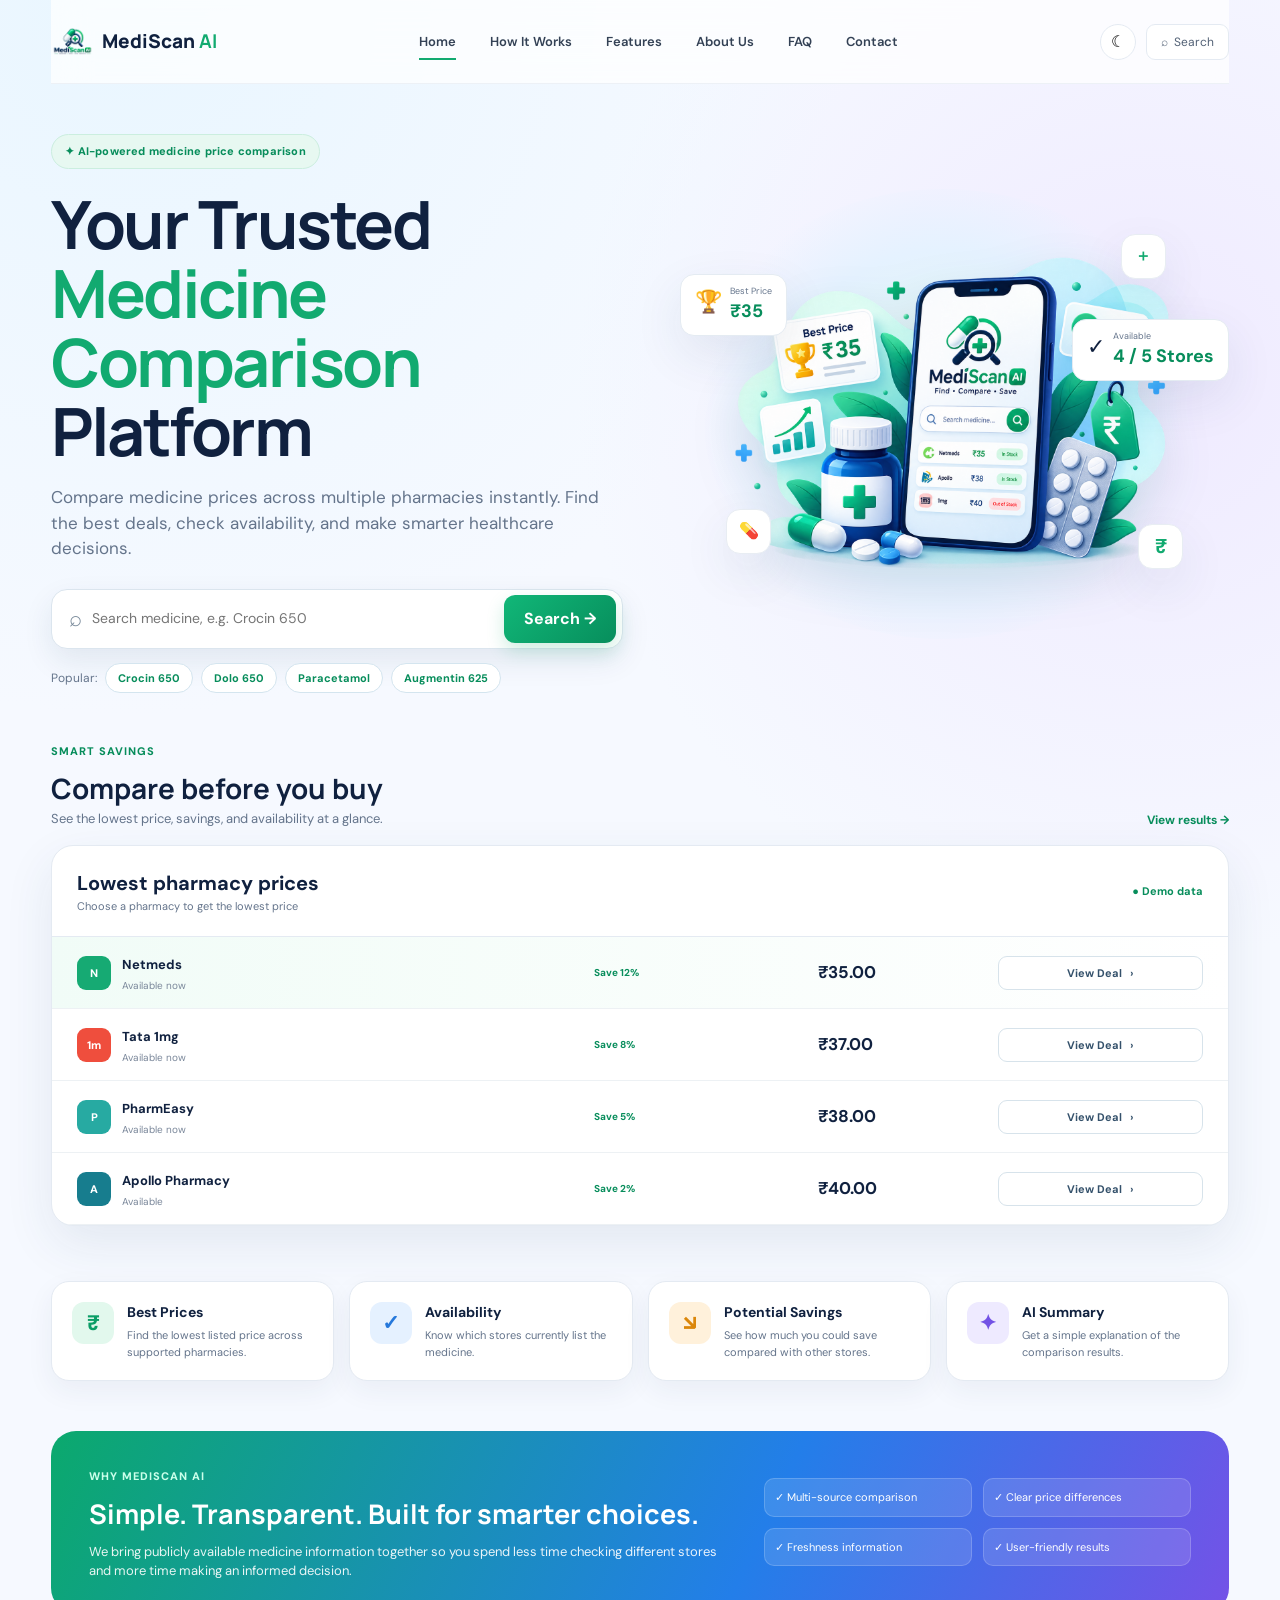
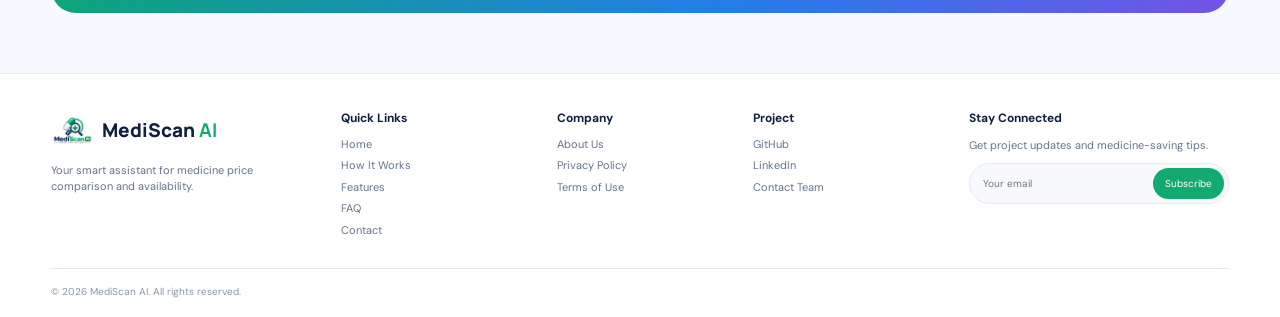
<file: frontend/index.html>
<!DOCTYPE html>
<html lang="en">
<head>
    <meta charset="UTF-8">
    <meta name="viewport" content="width=device-width, initial-scale=1.0">
    <title>MediScan AI — Smart Medicine Comparison</title>
    <link rel="stylesheet" href="style.css">
</head>
<body>
    <div class="site-shell">
        <header class="navbar container">
            <a class="brand" href="index.html">
                <img src="assets/mediscan-logo.png" alt="MediScan AI">
                <span>MediScan <b>AI</b></span>
            </a>

            <nav class="nav-links" aria-label="Primary navigation">
            <a class="active" href="index.html">Home</a>
            <a class="" href="how-it-works.html">How It Works</a>
            <a class="" href="features.html">Features</a>
            <a class="" href="about.html">About Us</a>
            <a class="" href="faq.html">FAQ</a>
            <a class="" href="contact.html">Contact</a>
            </nav>

            <div class="nav-actions">
                <button class="icon-btn" id="theme-toggle" type="button" aria-label="Toggle dark mode">☾</button>
                <a class="nav-search" href="index.html#search" aria-label="Search medicine">⌕ <span>Search</span></a>
            </div>
        </header>

        <main>
            <section class="hero container">
                <div class="hero-content">
                    <div class="eyebrow">✦ AI-powered medicine price comparison</div>
                    <h1>Your Trusted <span>Medicine Comparison</span> Platform</h1>
                    <p>Compare medicine prices across multiple pharmacies instantly. Find the best deals, check availability, and make smarter healthcare decisions.</p>

                    <form class="hero-search" id="medicine-search">
                        <span>⌕</span>
                        <input id="medicine-input" type="search" placeholder="Search medicine, e.g. Crocin 650" autocomplete="off" required>
                        <button type="submit">Search <span>→</span></button>
                    </form>

                    <div class="popular-row">
                        <span>Popular:</span>
                        <button class="search-chip" type="button" data-medicine="Crocin 650">Crocin 650</button>
                        <button class="search-chip" type="button" data-medicine="Dolo 650">Dolo 650</button>
                        <button class="search-chip" type="button" data-medicine="Paracetamol">Paracetamol</button>
                        <button class="search-chip" type="button" data-medicine="Augmentin 625">Augmentin 625</button>
                    </div>
                </div>

                <div class="hero-visual" aria-hidden="true">
                    <div class="floating-price float-one">
                        <span>🏆</span>
                        <small>Best Price</small>
                        <strong>₹35</strong>
                    </div>
                    <div class="floating-price float-two">
                        <span>✓</span>
                        <small>Available</small>
                        <strong>4 / 5 Stores</strong>
                    </div>
                    <div class="medicine-orb">
                        <img src="assets/mediscan-hero.png" alt="Medicine comparison illustration">
                    </div>
                    <div class="floating-pill pill-one">💊</div>
                    <div class="floating-pill pill-two">＋</div>
                    <div class="floating-pill pill-three">₹</div>
                </div>
            </section>

            <section class="container comparison-preview" id="search">
                <div class="section-heading">
                    <div>
                        <span class="section-kicker">SMART SAVINGS</span>
                        <h2>Compare before you buy</h2>
                        <p>See the lowest price, savings, and availability at a glance.</p>
                    </div>
                    <a class="text-link" href="results.html?medicine=Crocin%20650">View results →</a>
                </div>

                <div class="pharmacy-preview">
                    <div class="preview-title">
                        <div>
                            <h3>Lowest pharmacy prices</h3>
                            <p>Choose a pharmacy to get the lowest price</p>
                        </div>
                        <span class="live-dot">● Demo data</span>
                    </div>

                    <div class="price-list">
                        <div class="price-row best">
                            <div class="store">
                                <span class="store-logo netmeds">N</span>
                                <div>
                                    <strong>Netmeds</strong>
                                    <small>Available now</small>
                                </div>
                            </div>
                            <span class="save">Save 12%</span>
                            <strong class="row-price">₹35.00</strong>
                            <a href="results.html?medicine=Crocin%20650" class="buy-btn">View Deal <span>›</span></a>
                        </div>

                        <div class="price-row">
                            <div class="store">
                                <span class="store-logo tata">1m</span>
                                <div>
                                    <strong>Tata 1mg</strong>
                                    <small>Available now</small>
                                </div>
                            </div>
                            <span class="save">Save 8%</span>
                            <strong class="row-price">₹37.00</strong>
                            <a href="results.html?medicine=Crocin%20650" class="buy-btn">View Deal <span>›</span></a>
                        </div>

                        <div class="price-row">
                            <div class="store">
                                <span class="store-logo pharm">P</span>
                                <div>
                                    <strong>PharmEasy</strong>
                                    <small>Available now</small>
                                </div>
                            </div>
                            <span class="save">Save 5%</span>
                            <strong class="row-price">₹38.00</strong>
                            <a href="results.html?medicine=Crocin%20650" class="buy-btn">View Deal <span>›</span></a>
                        </div>

                        <div class="price-row">
                            <div class="store">
                                <span class="store-logo apollo">A</span>
                                <div>
                                    <strong>Apollo Pharmacy</strong>
                                    <small>Available</small>
                                </div>
                            </div>
                            <span class="save">Save 2%</span>
                            <strong class="row-price">₹40.00</strong>
                            <a href="results.html?medicine=Crocin%20650" class="buy-btn">View Deal <span>›</span></a>
                        </div>
                    </div>
                </div>
            </section>

            <section class="container feature-strip">
                <article>
                    <span class="feature-symbol green">₹</span>
                    <div>
                        <h3>Best Prices</h3>
                        <p>Find the lowest listed price across supported pharmacies.</p>
                    </div>
                </article>
                <article>
                    <span class="feature-symbol blue">✓</span>
                    <div>
                        <h3>Availability</h3>
                        <p>Know which stores currently list the medicine.</p>
                    </div>
                </article>
                <article>
                    <span class="feature-symbol orange">↘</span>
                    <div>
                        <h3>Potential Savings</h3>
                        <p>See how much you could save compared with other stores.</p>
                    </div>
                </article>
                <article>
                    <span class="feature-symbol purple">✦</span>
                    <div>
                        <h3>AI Summary</h3>
                        <p>Get a simple explanation of the comparison results.</p>
                    </div>
                </article>
            </section>

            <section class="container trust-section">
                <div>
                    <span class="section-kicker">WHY MEDISCAN AI</span>
                    <h2>Simple. Transparent. Built for smarter choices.</h2>
                    <p>We bring publicly available medicine information together so you spend less time checking different stores and more time making an informed decision.</p>
                </div>
                <div class="trust-points">
                    <span>✓ Multi-source comparison</span>
                    <span>✓ Clear price differences</span>
                    <span>✓ Freshness information</span>
                    <span>✓ User-friendly results</span>
                </div>
            </section>
        </main>

        <footer class="footer">
            <div class="container footer-grid">
                <div>
                    <a class="brand" href="index.html">
                        <img src="assets/mediscan-logo.png" alt="MediScan AI">
                        <span>MediScan <b>AI</b></span>
                    </a>
                    <p>Your smart assistant for medicine price comparison and availability.</p>
                </div>

                <div>
                    <h4>Quick Links</h4>
                    <a href="index.html">Home</a>
                    <a href="how-it-works.html">How It Works</a>
                    <a href="features.html">Features</a>
                    <a href="faq.html">FAQ</a>
                    <a href="contact.html">Contact</a>
                </div>

                <div>
                    <h4>Company</h4>
                    <a href="about.html">About Us</a>
                    <a href="privacy.html">Privacy Policy</a>
                    <a href="terms.html">Terms of Use</a>
                </div>

                <div>
                    <h4>Project</h4>
                    <a href="contact.html">GitHub</a>
                    <a href="contact.html">LinkedIn</a>
                    <a href="contact.html">Contact Team</a>
                </div>

                <div>
                    <h4>Stay Connected</h4>
                    <p>Get project updates and medicine-saving tips.</p>
                    <form class="subscribe">
                        <input type="email" placeholder="Your email" aria-label="Your email">
                        <button type="submit">Subscribe</button>
                    </form>
                </div>
            </div>

            <div class="container copyright">
                © 2026 MediScan AI. All rights reserved.
            </div>
        </footer>
    </div>

    <script src="api.js"></script>
    <script src="script.js"></script>
</body>
</html>
</file>
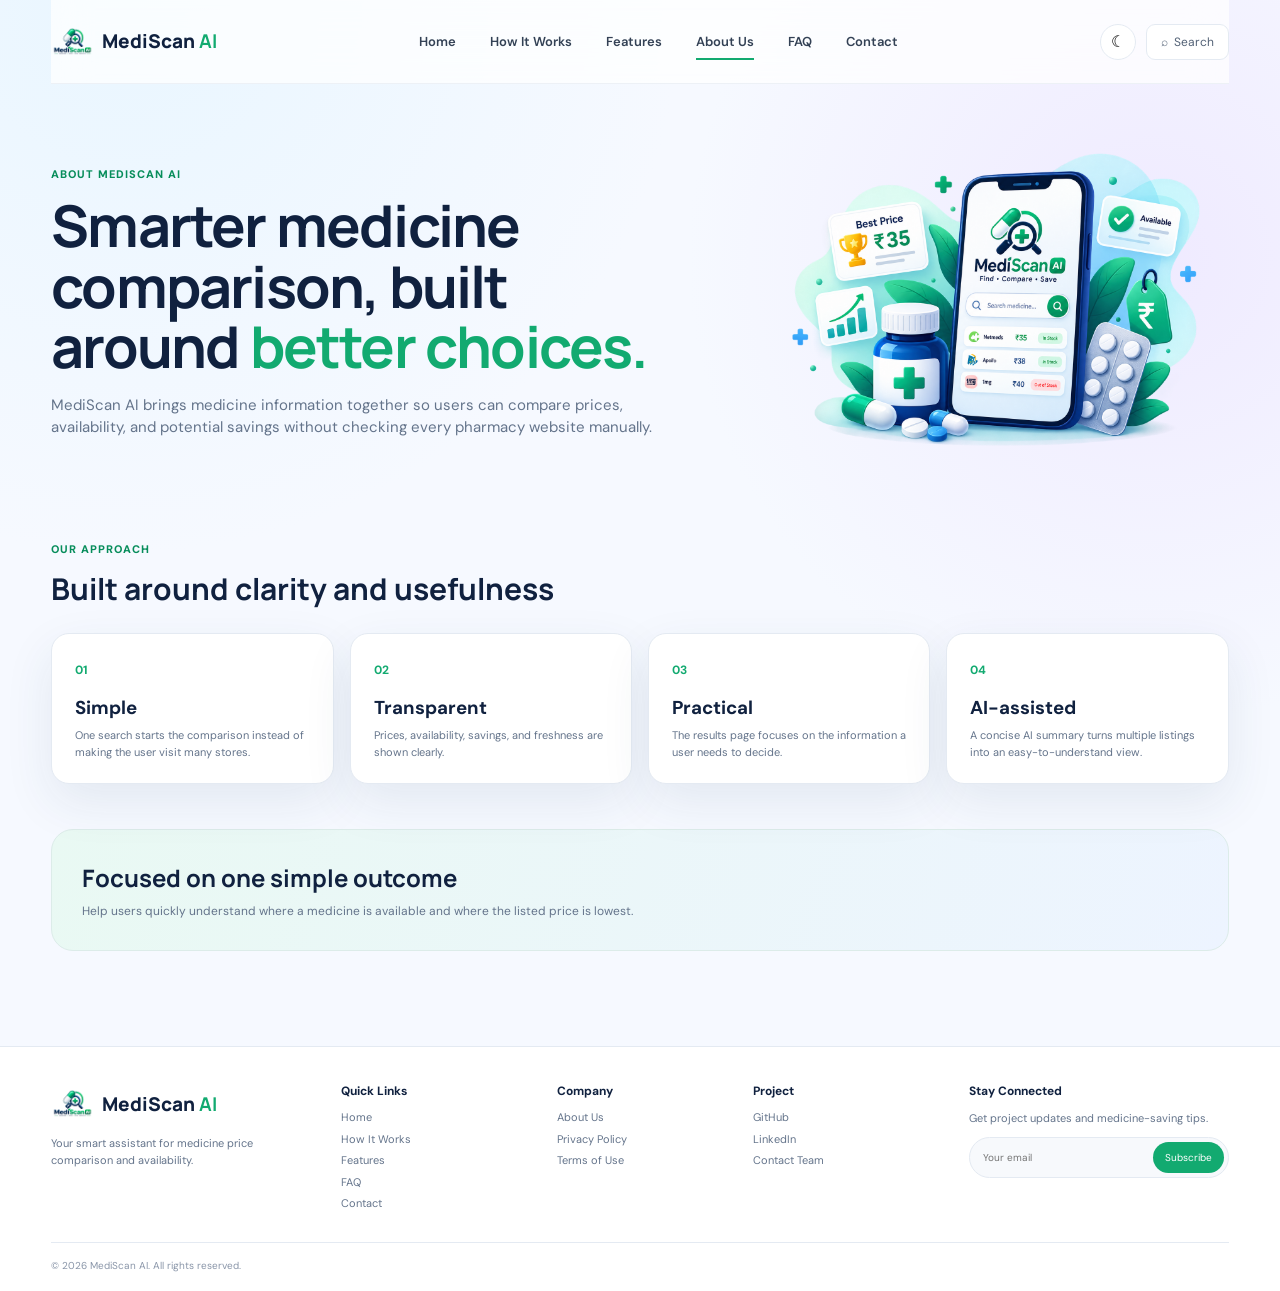
<file: frontend/about.html>
<!DOCTYPE html>
<html lang="en">
<head>
    <meta charset="UTF-8">
    <meta name="viewport" content="width=device-width, initial-scale=1.0">
    <title>About — MediScan AI</title>
    <link rel="stylesheet" href="style.css">
</head>
<body>
    <div class="site-shell">
        <header class="navbar container">
            <a class="brand" href="index.html">
                <img src="assets/mediscan-logo.png" alt="MediScan AI">
                <span>MediScan <b>AI</b></span>
            </a>

            <nav class="nav-links" aria-label="Primary navigation">
            <a class="" href="index.html">Home</a>
            <a class="" href="how-it-works.html">How It Works</a>
            <a class="" href="features.html">Features</a>
            <a class="active" href="about.html">About Us</a>
            <a class="" href="faq.html">FAQ</a>
            <a class="" href="contact.html">Contact</a>
            </nav>

            <div class="nav-actions">
                <button class="icon-btn" id="theme-toggle" type="button" aria-label="Toggle dark mode">☾</button>
                <a class="nav-search" href="index.html#search" aria-label="Search medicine">⌕ <span>Search</span></a>
            </div>
        </header>

        <main>
            <section class="container inner-page">
                <section class="inner-hero">
                    <div>
                        <span class="section-kicker">ABOUT MEDISCAN AI</span>
                        <h1>Smarter medicine comparison, built around <span>better choices.</span></h1>
                        <p>MediScan AI brings medicine information together so users can compare prices, availability, and potential savings without checking every pharmacy website manually.</p>
                    </div>
                    <img src="assets/mediscan-hero.png" alt="MediScan AI illustration">
                </section>

                <section class="how-section">
                    <span class="section-kicker">OUR APPROACH</span>
                    <h2>Built around clarity and usefulness</h2>
                    <div class="steps-grid">
                        <article><b>01</b><h3>Simple</h3><p>One search starts the comparison instead of making the user visit many stores.</p></article>
                        <article><b>02</b><h3>Transparent</h3><p>Prices, availability, savings, and freshness are shown clearly.</p></article>
                        <article><b>03</b><h3>Practical</h3><p>The results page focuses on the information a user needs to decide.</p></article>
                        <article><b>04</b><h3>AI-assisted</h3><p>A concise AI summary turns multiple listings into an easy-to-understand view.</p></article>
                    </div>
                </section>

                <section class="about-banner">
                    <h2>Focused on one simple outcome</h2>
                    <p>Help users quickly understand where a medicine is available and where the listed price is lowest.</p>
                </section>
            </section>
        </main>

        <footer class="footer">
            <div class="container footer-grid">
                <div>
                    <a class="brand" href="index.html">
                        <img src="assets/mediscan-logo.png" alt="MediScan AI">
                        <span>MediScan <b>AI</b></span>
                    </a>
                    <p>Your smart assistant for medicine price comparison and availability.</p>
                </div>

                <div>
                    <h4>Quick Links</h4>
                    <a href="index.html">Home</a>
                    <a href="how-it-works.html">How It Works</a>
                    <a href="features.html">Features</a>
                    <a href="faq.html">FAQ</a>
                    <a href="contact.html">Contact</a>
                </div>

                <div>
                    <h4>Company</h4>
                    <a href="about.html">About Us</a>
                    <a href="privacy.html">Privacy Policy</a>
                    <a href="terms.html">Terms of Use</a>
                </div>

                <div>
                    <h4>Project</h4>
                    <a href="contact.html">GitHub</a>
                    <a href="contact.html">LinkedIn</a>
                    <a href="contact.html">Contact Team</a>
                </div>

                <div>
                    <h4>Stay Connected</h4>
                    <p>Get project updates and medicine-saving tips.</p>
                    <form class="subscribe">
                        <input type="email" placeholder="Your email" aria-label="Your email">
                        <button type="submit">Subscribe</button>
                    </form>
                </div>
            </div>

            <div class="container copyright">
                © 2026 MediScan AI. All rights reserved.
            </div>
        </footer>
    </div>

    <script src="api.js"></script>
    <script src="script.js"></script>
</body>
</html>
</file>
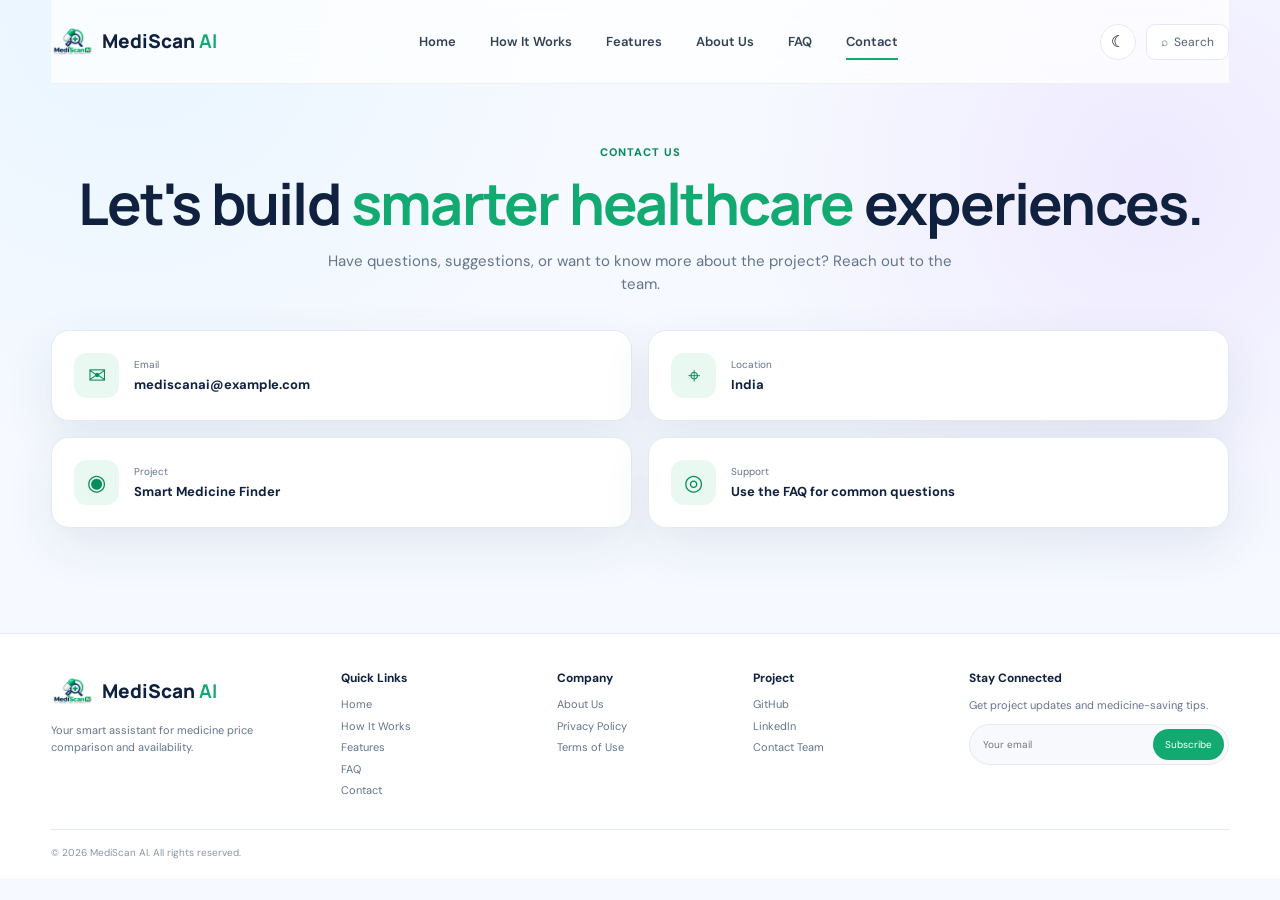
<file: frontend/contact.html>
<!DOCTYPE html>
<html lang="en">
<head>
    <meta charset="UTF-8">
    <meta name="viewport" content="width=device-width, initial-scale=1.0">
    <title>Contact — MediScan AI</title>
    <link rel="stylesheet" href="style.css">
</head>
<body>
    <div class="site-shell">
        <header class="navbar container">
            <a class="brand" href="index.html">
                <img src="assets/mediscan-logo.png" alt="MediScan AI">
                <span>MediScan <b>AI</b></span>
            </a>

            <nav class="nav-links" aria-label="Primary navigation">
            <a class="" href="index.html">Home</a>
            <a class="" href="how-it-works.html">How It Works</a>
            <a class="" href="features.html">Features</a>
            <a class="" href="about.html">About Us</a>
            <a class="" href="faq.html">FAQ</a>
            <a class="active" href="contact.html">Contact</a>
            </nav>

            <div class="nav-actions">
                <button class="icon-btn" id="theme-toggle" type="button" aria-label="Toggle dark mode">☾</button>
                <a class="nav-search" href="index.html#search" aria-label="Search medicine">⌕ <span>Search</span></a>
            </div>
        </header>

        <main>
            <section class="container inner-page">
                <div class="contact-hero">
                    <span class="section-kicker">CONTACT US</span>
                    <h1>Let's build <span>smarter healthcare</span> experiences.</h1>
                    <p>Have questions, suggestions, or want to know more about the project? Reach out to the team.</p>
                </div>

                <section class="contact-grid">
                    <a class="contact-card" href="mailto:mediscanai@example.com"><span>✉</span><div><small>Email</small><strong>mediscanai@example.com</strong></div></a>
                    <div class="contact-card"><span>⌖</span><div><small>Location</small><strong>India</strong></div></div>
                    <div class="contact-card"><span>◉</span><div><small>Project</small><strong>Smart Medicine Finder</strong></div></div>
                    <div class="contact-card"><span>◎</span><div><small>Support</small><strong>Use the FAQ for common questions</strong></div></div>
                </section>
            </section>
        </main>

        <footer class="footer">
            <div class="container footer-grid">
                <div>
                    <a class="brand" href="index.html">
                        <img src="assets/mediscan-logo.png" alt="MediScan AI">
                        <span>MediScan <b>AI</b></span>
                    </a>
                    <p>Your smart assistant for medicine price comparison and availability.</p>
                </div>

                <div>
                    <h4>Quick Links</h4>
                    <a href="index.html">Home</a>
                    <a href="how-it-works.html">How It Works</a>
                    <a href="features.html">Features</a>
                    <a href="faq.html">FAQ</a>
                    <a href="contact.html">Contact</a>
                </div>

                <div>
                    <h4>Company</h4>
                    <a href="about.html">About Us</a>
                    <a href="privacy.html">Privacy Policy</a>
                    <a href="terms.html">Terms of Use</a>
                </div>

                <div>
                    <h4>Project</h4>
                    <a href="contact.html">GitHub</a>
                    <a href="contact.html">LinkedIn</a>
                    <a href="contact.html">Contact Team</a>
                </div>

                <div>
                    <h4>Stay Connected</h4>
                    <p>Get project updates and medicine-saving tips.</p>
                    <form class="subscribe">
                        <input type="email" placeholder="Your email" aria-label="Your email">
                        <button type="submit">Subscribe</button>
                    </form>
                </div>
            </div>

            <div class="container copyright">
                © 2026 MediScan AI. All rights reserved.
            </div>
        </footer>
    </div>

    <script src="api.js"></script>
    <script src="script.js"></script>
</body>
</html>
</file>
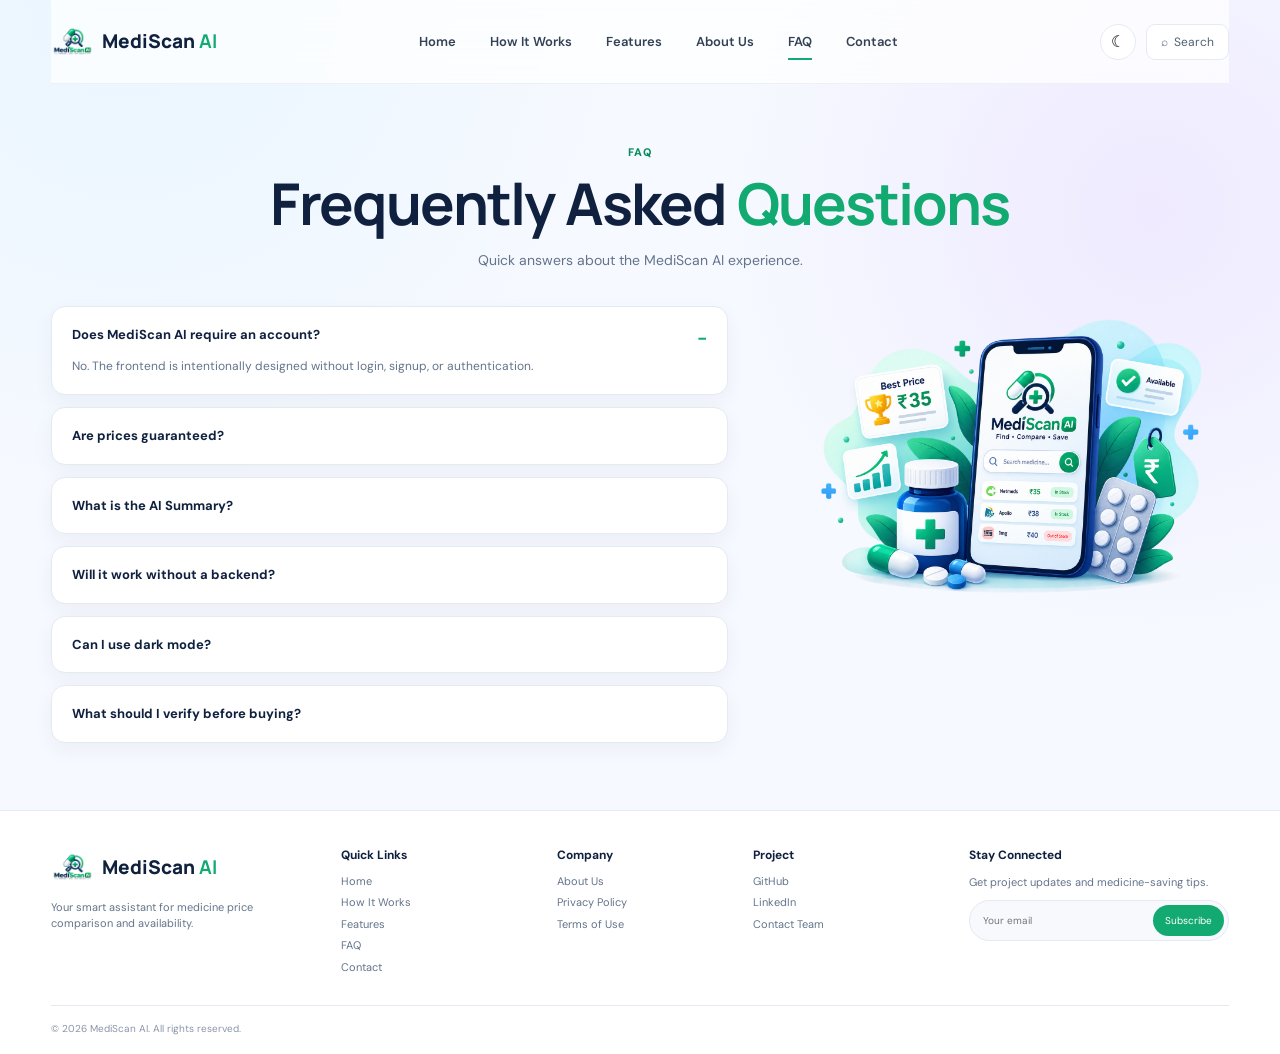
<file: frontend/faq.html>
<!DOCTYPE html>
<html lang="en">
<head>
    <meta charset="UTF-8">
    <meta name="viewport" content="width=device-width, initial-scale=1.0">
    <title>FAQ — MediScan AI</title>
    <link rel="stylesheet" href="style.css">
</head>
<body>
    <div class="site-shell">
        <header class="navbar container">
            <a class="brand" href="index.html">
                <img src="assets/mediscan-logo.png" alt="MediScan AI">
                <span>MediScan <b>AI</b></span>
            </a>

            <nav class="nav-links" aria-label="Primary navigation">
            <a class="" href="index.html">Home</a>
            <a class="" href="how-it-works.html">How It Works</a>
            <a class="" href="features.html">Features</a>
            <a class="" href="about.html">About Us</a>
            <a class="active" href="faq.html">FAQ</a>
            <a class="" href="contact.html">Contact</a>
            </nav>

            <div class="nav-actions">
                <button class="icon-btn" id="theme-toggle" type="button" aria-label="Toggle dark mode">☾</button>
                <a class="nav-search" href="index.html#search" aria-label="Search medicine">⌕ <span>Search</span></a>
            </div>
        </header>

        <main>
            <section class="container inner-page">
                <div class="faq-hero">
                    <span class="section-kicker">FAQ</span>
                    <h1>Frequently Asked <span>Questions</span></h1>
                    <p>Quick answers about the MediScan AI experience.</p>
                </div>

                <div class="faq-grid">
                    <div>
                        <details open><summary>Does MediScan AI require an account?</summary><p>No. The frontend is intentionally designed without login, signup, or authentication.</p></details>
                        <details><summary>Are prices guaranteed?</summary><p>No. Prices and availability can change. Users should verify the final price and stock with the pharmacy before purchasing.</p></details>
                        <details><summary>What is the AI Summary?</summary><p>It is a concise explanation of the comparison results, such as the lowest price, potential savings, and availability.</p></details>
                        <details><summary>Will it work without a backend?</summary><p>The frontend pages and demo comparison UI work without a backend. Live medicine data requires the team's API endpoint.</p></details>
                        <details><summary>Can I use dark mode?</summary><p>Yes. The theme switch is available in the header and is remembered between pages.</p></details>
                        <details><summary>What should I verify before buying?</summary><p>Always verify medicine name, strength, pack size, final price, availability, and pharmacy details before purchasing.</p></details>
                    </div>
                    <img src="assets/mediscan-hero.png" alt="MediScan AI illustration">
                </div>
            </section>
        </main>

        <footer class="footer">
            <div class="container footer-grid">
                <div>
                    <a class="brand" href="index.html">
                        <img src="assets/mediscan-logo.png" alt="MediScan AI">
                        <span>MediScan <b>AI</b></span>
                    </a>
                    <p>Your smart assistant for medicine price comparison and availability.</p>
                </div>

                <div>
                    <h4>Quick Links</h4>
                    <a href="index.html">Home</a>
                    <a href="how-it-works.html">How It Works</a>
                    <a href="features.html">Features</a>
                    <a href="faq.html">FAQ</a>
                    <a href="contact.html">Contact</a>
                </div>

                <div>
                    <h4>Company</h4>
                    <a href="about.html">About Us</a>
                    <a href="privacy.html">Privacy Policy</a>
                    <a href="terms.html">Terms of Use</a>
                </div>

                <div>
                    <h4>Project</h4>
                    <a href="contact.html">GitHub</a>
                    <a href="contact.html">LinkedIn</a>
                    <a href="contact.html">Contact Team</a>
                </div>

                <div>
                    <h4>Stay Connected</h4>
                    <p>Get project updates and medicine-saving tips.</p>
                    <form class="subscribe">
                        <input type="email" placeholder="Your email" aria-label="Your email">
                        <button type="submit">Subscribe</button>
                    </form>
                </div>
            </div>

            <div class="container copyright">
                © 2026 MediScan AI. All rights reserved.
            </div>
        </footer>
    </div>

    <script src="api.js"></script>
    <script src="script.js"></script>
</body>
</html>
</file>
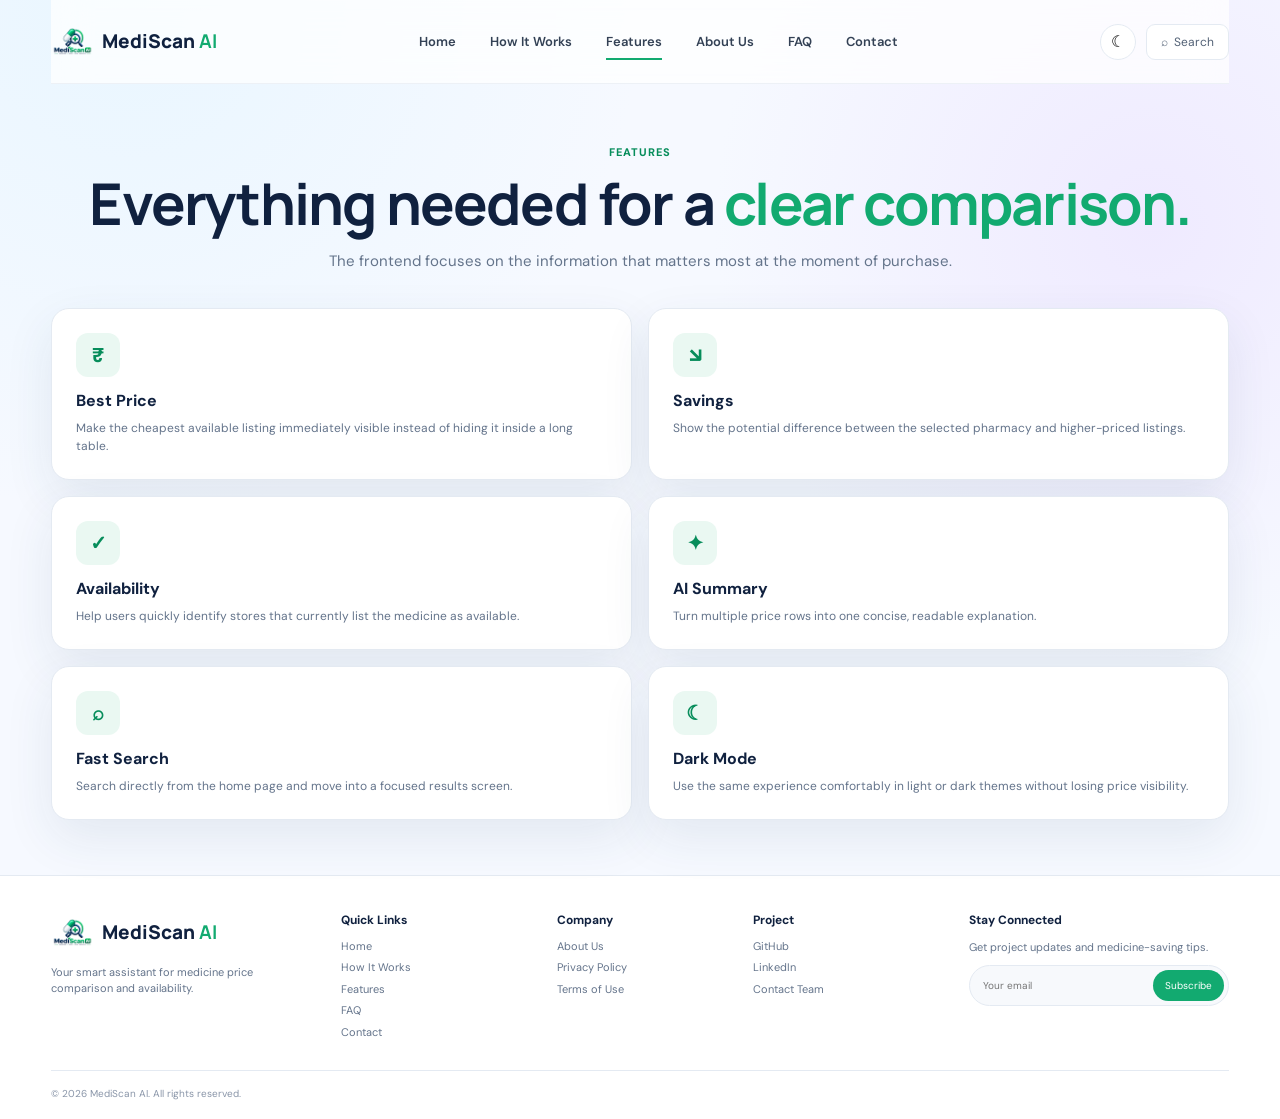
<file: frontend/features.html>
<!DOCTYPE html>
<html lang="en">
<head>
    <meta charset="UTF-8">
    <meta name="viewport" content="width=device-width, initial-scale=1.0">
    <title>Features — MediScan AI</title>
    <link rel="stylesheet" href="style.css">
</head>
<body>
    <div class="site-shell">
        <header class="navbar container">
            <a class="brand" href="index.html">
                <img src="assets/mediscan-logo.png" alt="MediScan AI">
                <span>MediScan <b>AI</b></span>
            </a>

            <nav class="nav-links" aria-label="Primary navigation">
            <a class="" href="index.html">Home</a>
            <a class="" href="how-it-works.html">How It Works</a>
            <a class="active" href="features.html">Features</a>
            <a class="" href="about.html">About Us</a>
            <a class="" href="faq.html">FAQ</a>
            <a class="" href="contact.html">Contact</a>
            </nav>

            <div class="nav-actions">
                <button class="icon-btn" id="theme-toggle" type="button" aria-label="Toggle dark mode">☾</button>
                <a class="nav-search" href="index.html#search" aria-label="Search medicine">⌕ <span>Search</span></a>
            </div>
        </header>

        <main>
            <section class="container inner-page">
                <div class="contact-hero">
                    <span class="section-kicker">FEATURES</span>
                    <h1>Everything needed for a <span>clear comparison.</span></h1>
                    <p>The frontend focuses on the information that matters most at the moment of purchase.</p>
                </div>

                <div class="features-grid">
                    <article class="feature-card"><span class="feature-icon">₹</span><h3>Best Price</h3><p>Make the cheapest available listing immediately visible instead of hiding it inside a long table.</p></article>
                    <article class="feature-card"><span class="feature-icon">↘</span><h3>Savings</h3><p>Show the potential difference between the selected pharmacy and higher-priced listings.</p></article>
                    <article class="feature-card"><span class="feature-icon">✓</span><h3>Availability</h3><p>Help users quickly identify stores that currently list the medicine as available.</p></article>
                    <article class="feature-card"><span class="feature-icon">✦</span><h3>AI Summary</h3><p>Turn multiple price rows into one concise, readable explanation.</p></article>
                    <article class="feature-card"><span class="feature-icon">⌕</span><h3>Fast Search</h3><p>Search directly from the home page and move into a focused results screen.</p></article>
                    <article class="feature-card"><span class="feature-icon">☾</span><h3>Dark Mode</h3><p>Use the same experience comfortably in light or dark themes without losing price visibility.</p></article>
                </div>
            </section>
        </main>

        <footer class="footer">
            <div class="container footer-grid">
                <div>
                    <a class="brand" href="index.html">
                        <img src="assets/mediscan-logo.png" alt="MediScan AI">
                        <span>MediScan <b>AI</b></span>
                    </a>
                    <p>Your smart assistant for medicine price comparison and availability.</p>
                </div>

                <div>
                    <h4>Quick Links</h4>
                    <a href="index.html">Home</a>
                    <a href="how-it-works.html">How It Works</a>
                    <a href="features.html">Features</a>
                    <a href="faq.html">FAQ</a>
                    <a href="contact.html">Contact</a>
                </div>

                <div>
                    <h4>Company</h4>
                    <a href="about.html">About Us</a>
                    <a href="privacy.html">Privacy Policy</a>
                    <a href="terms.html">Terms of Use</a>
                </div>

                <div>
                    <h4>Project</h4>
                    <a href="contact.html">GitHub</a>
                    <a href="contact.html">LinkedIn</a>
                    <a href="contact.html">Contact Team</a>
                </div>

                <div>
                    <h4>Stay Connected</h4>
                    <p>Get project updates and medicine-saving tips.</p>
                    <form class="subscribe">
                        <input type="email" placeholder="Your email" aria-label="Your email">
                        <button type="submit">Subscribe</button>
                    </form>
                </div>
            </div>

            <div class="container copyright">
                © 2026 MediScan AI. All rights reserved.
            </div>
        </footer>
    </div>

    <script src="api.js"></script>
    <script src="script.js"></script>
</body>
</html>
</file>
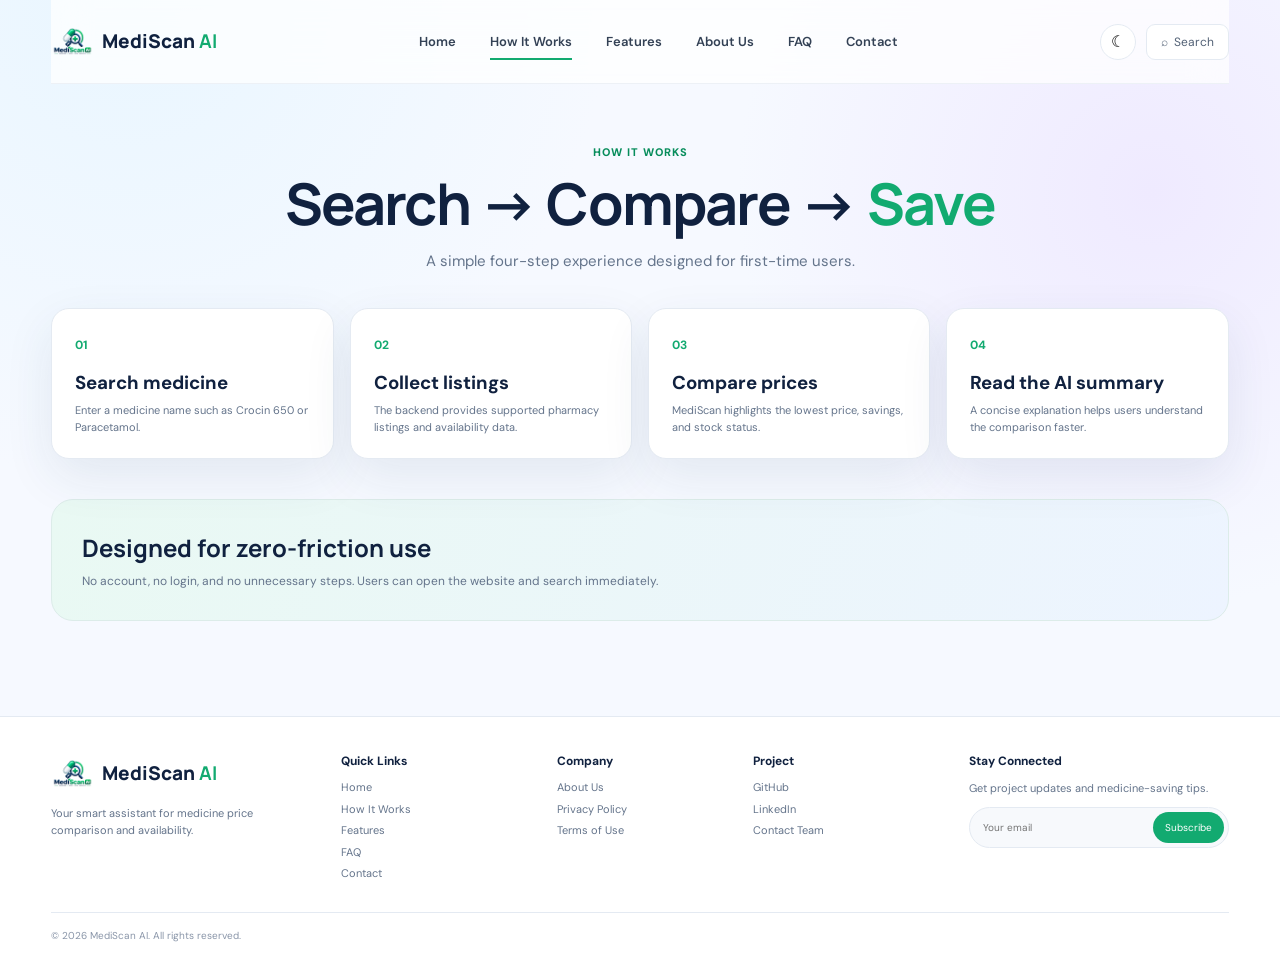
<file: frontend/how-it-works.html>
<!DOCTYPE html>
<html lang="en">
<head>
    <meta charset="UTF-8">
    <meta name="viewport" content="width=device-width, initial-scale=1.0">
    <title>How It Works — MediScan AI</title>
    <link rel="stylesheet" href="style.css">
</head>
<body>
    <div class="site-shell">
        <header class="navbar container">
            <a class="brand" href="index.html">
                <img src="assets/mediscan-logo.png" alt="MediScan AI">
                <span>MediScan <b>AI</b></span>
            </a>

            <nav class="nav-links" aria-label="Primary navigation">
            <a class="" href="index.html">Home</a>
            <a class="active" href="how-it-works.html">How It Works</a>
            <a class="" href="features.html">Features</a>
            <a class="" href="about.html">About Us</a>
            <a class="" href="faq.html">FAQ</a>
            <a class="" href="contact.html">Contact</a>
            </nav>

            <div class="nav-actions">
                <button class="icon-btn" id="theme-toggle" type="button" aria-label="Toggle dark mode">☾</button>
                <a class="nav-search" href="index.html#search" aria-label="Search medicine">⌕ <span>Search</span></a>
            </div>
        </header>

        <main>
            <section class="container inner-page">
                <div class="contact-hero">
                    <span class="section-kicker">HOW IT WORKS</span>
                    <h1>Search → Compare → <span>Save</span></h1>
                    <p>A simple four-step experience designed for first-time users.</p>
                </div>

                <div class="steps-grid">
                    <article><b>01</b><h3>Search medicine</h3><p>Enter a medicine name such as Crocin 650 or Paracetamol.</p></article>
                    <article><b>02</b><h3>Collect listings</h3><p>The backend provides supported pharmacy listings and availability data.</p></article>
                    <article><b>03</b><h3>Compare prices</h3><p>MediScan highlights the lowest price, savings, and stock status.</p></article>
                    <article><b>04</b><h3>Read the AI summary</h3><p>A concise explanation helps users understand the comparison faster.</p></article>
                </div>

                <section class="about-banner" style="margin-top:40px;">
                    <h2>Designed for zero-friction use</h2>
                    <p>No account, no login, and no unnecessary steps. Users can open the website and search immediately.</p>
                </section>
            </section>
        </main>

        <footer class="footer">
            <div class="container footer-grid">
                <div>
                    <a class="brand" href="index.html">
                        <img src="assets/mediscan-logo.png" alt="MediScan AI">
                        <span>MediScan <b>AI</b></span>
                    </a>
                    <p>Your smart assistant for medicine price comparison and availability.</p>
                </div>

                <div>
                    <h4>Quick Links</h4>
                    <a href="index.html">Home</a>
                    <a href="how-it-works.html">How It Works</a>
                    <a href="features.html">Features</a>
                    <a href="faq.html">FAQ</a>
                    <a href="contact.html">Contact</a>
                </div>

                <div>
                    <h4>Company</h4>
                    <a href="about.html">About Us</a>
                    <a href="privacy.html">Privacy Policy</a>
                    <a href="terms.html">Terms of Use</a>
                </div>

                <div>
                    <h4>Project</h4>
                    <a href="contact.html">GitHub</a>
                    <a href="contact.html">LinkedIn</a>
                    <a href="contact.html">Contact Team</a>
                </div>

                <div>
                    <h4>Stay Connected</h4>
                    <p>Get project updates and medicine-saving tips.</p>
                    <form class="subscribe">
                        <input type="email" placeholder="Your email" aria-label="Your email">
                        <button type="submit">Subscribe</button>
                    </form>
                </div>
            </div>

            <div class="container copyright">
                © 2026 MediScan AI. All rights reserved.
            </div>
        </footer>
    </div>

    <script src="api.js"></script>
    <script src="script.js"></script>
</body>
</html>
</file>
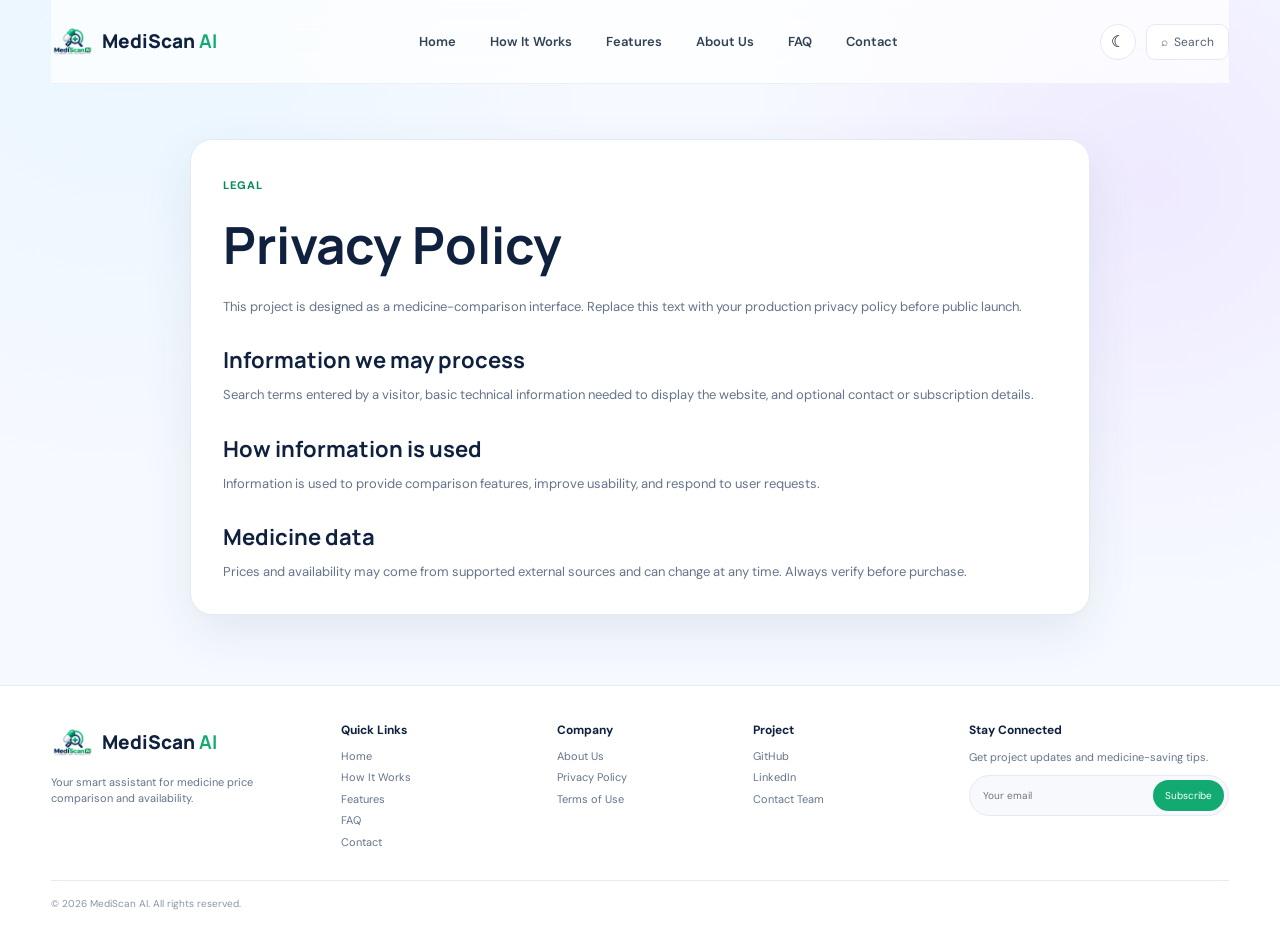
<file: frontend/privacy.html>
<!DOCTYPE html>
<html lang="en">
<head>
    <meta charset="UTF-8">
    <meta name="viewport" content="width=device-width, initial-scale=1.0">
    <title>Privacy Policy — MediScan AI</title>
    <link rel="stylesheet" href="style.css">
</head>
<body>
    <div class="site-shell">
        <header class="navbar container">
            <a class="brand" href="index.html">
                <img src="assets/mediscan-logo.png" alt="MediScan AI">
                <span>MediScan <b>AI</b></span>
            </a>

            <nav class="nav-links" aria-label="Primary navigation">
            <a class="" href="index.html">Home</a>
            <a class="" href="how-it-works.html">How It Works</a>
            <a class="" href="features.html">Features</a>
            <a class="" href="about.html">About Us</a>
            <a class="" href="faq.html">FAQ</a>
            <a class="" href="contact.html">Contact</a>
            </nav>

            <div class="nav-actions">
                <button class="icon-btn" id="theme-toggle" type="button" aria-label="Toggle dark mode">☾</button>
                <a class="nav-search" href="index.html#search" aria-label="Search medicine">⌕ <span>Search</span></a>
            </div>
        </header>

        <main>
            <section class="container legal-page">
                <div class="legal-card">
                    <span class="section-kicker">LEGAL</span>
                    <h1>Privacy Policy</h1>
                    <p>This project is designed as a medicine-comparison interface. Replace this text with your production privacy policy before public launch.</p>
                    <h2>Information we may process</h2>
                    <p>Search terms entered by a visitor, basic technical information needed to display the website, and optional contact or subscription details.</p>
                    <h2>How information is used</h2>
                    <p>Information is used to provide comparison features, improve usability, and respond to user requests.</p>
                    <h2>Medicine data</h2>
                    <p>Prices and availability may come from supported external sources and can change at any time. Always verify before purchase.</p>
                </div>
            </section>
        </main>

        <footer class="footer">
            <div class="container footer-grid">
                <div>
                    <a class="brand" href="index.html">
                        <img src="assets/mediscan-logo.png" alt="MediScan AI">
                        <span>MediScan <b>AI</b></span>
                    </a>
                    <p>Your smart assistant for medicine price comparison and availability.</p>
                </div>

                <div>
                    <h4>Quick Links</h4>
                    <a href="index.html">Home</a>
                    <a href="how-it-works.html">How It Works</a>
                    <a href="features.html">Features</a>
                    <a href="faq.html">FAQ</a>
                    <a href="contact.html">Contact</a>
                </div>

                <div>
                    <h4>Company</h4>
                    <a href="about.html">About Us</a>
                    <a href="privacy.html">Privacy Policy</a>
                    <a href="terms.html">Terms of Use</a>
                </div>

                <div>
                    <h4>Project</h4>
                    <a href="contact.html">GitHub</a>
                    <a href="contact.html">LinkedIn</a>
                    <a href="contact.html">Contact Team</a>
                </div>

                <div>
                    <h4>Stay Connected</h4>
                    <p>Get project updates and medicine-saving tips.</p>
                    <form class="subscribe">
                        <input type="email" placeholder="Your email" aria-label="Your email">
                        <button type="submit">Subscribe</button>
                    </form>
                </div>
            </div>

            <div class="container copyright">
                © 2026 MediScan AI. All rights reserved.
            </div>
        </footer>
    </div>

    <script src="api.js"></script>
    <script src="script.js"></script>
</body>
</html>
</file>
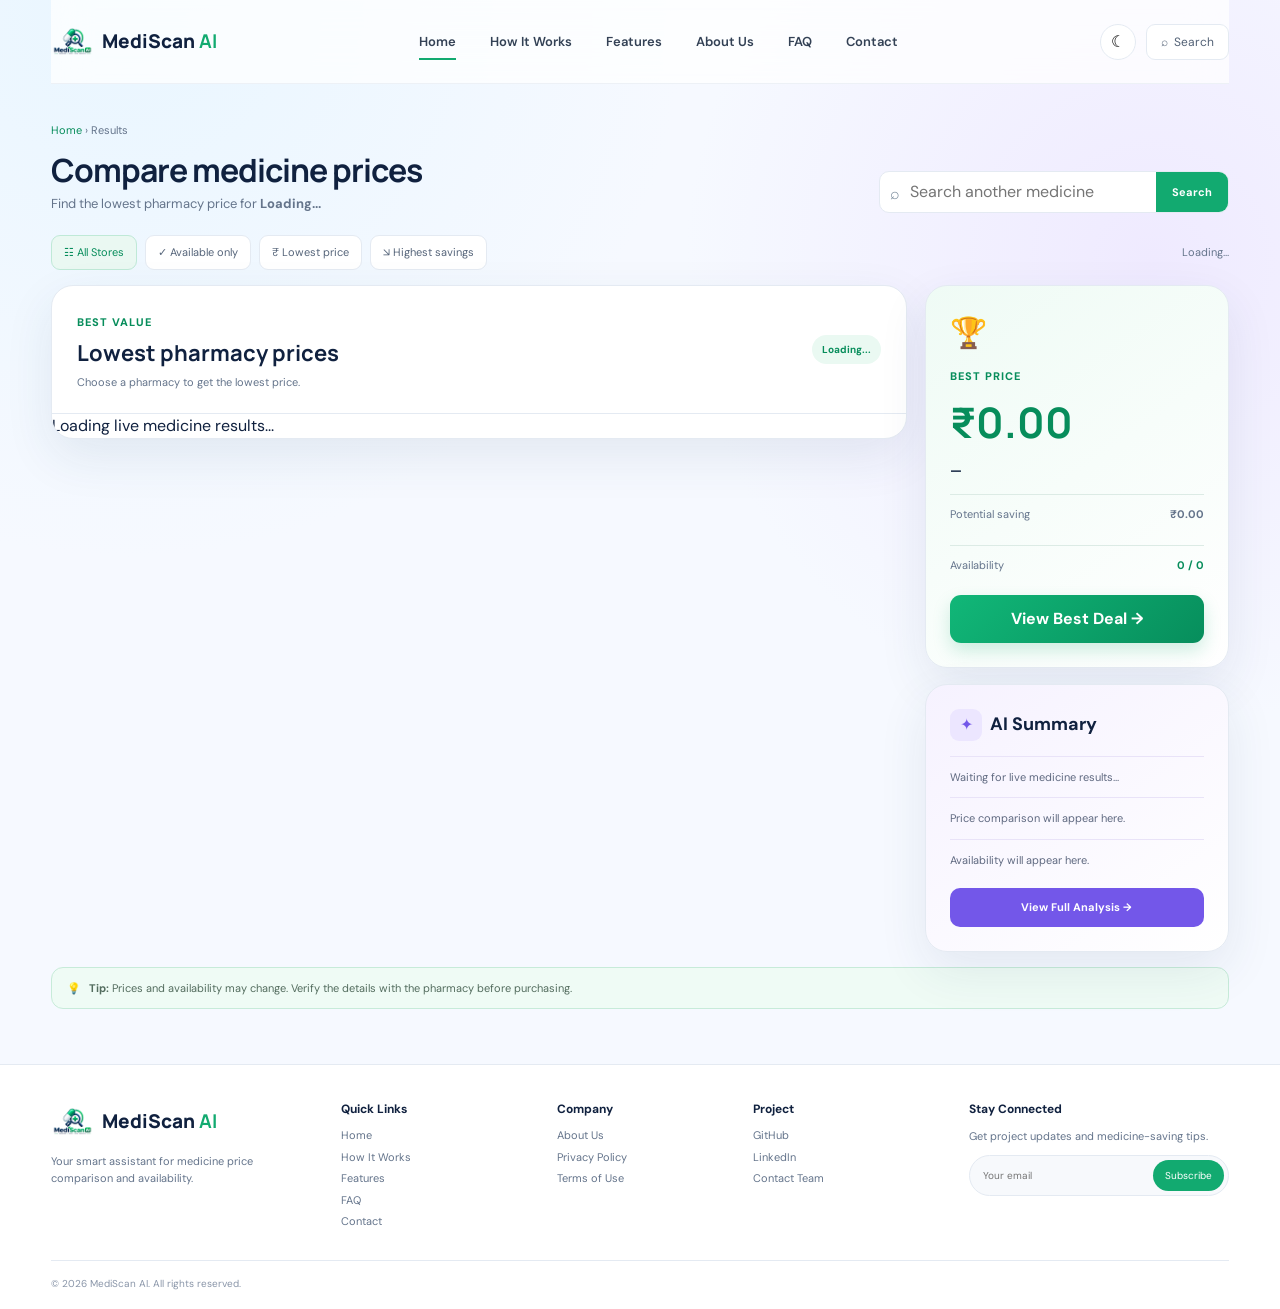
<file: frontend/results.html>
<!DOCTYPE html>
<html lang="en">

<head>

    <meta charset="UTF-8">

    <meta
        name="viewport"
        content="width=device-width, initial-scale=1.0">

    <title>
        MediScan AI — Compare Prices
    </title>

    <link
        rel="stylesheet"
        href="style.css">

</head>


<body>

    <div class="site-shell">


        <!-- ================================================================= -->
        <!-- NAVBAR -->
        <!-- ================================================================= -->

        <header class="navbar container">

            <a
                class="brand"
                href="index.html">

                <img
                    src="assets/mediscan-logo.png"
                    alt="MediScan AI">

                <span>
                    MediScan <b>AI</b>
                </span>

            </a>


            <nav
                class="nav-links"
                aria-label="Primary navigation">

                <a
                    class="active"
                    href="index.html">
                    Home
                </a>

                <a href="how-it-works.html">
                    How It Works
                </a>

                <a href="features.html">
                    Features
                </a>

                <a href="about.html">
                    About Us
                </a>

                <a href="faq.html">
                    FAQ
                </a>

                <a href="contact.html">
                    Contact
                </a>

            </nav>


            <div class="nav-actions">

                <button
                    class="icon-btn"
                    id="theme-toggle"
                    type="button"
                    aria-label="Toggle dark mode">
                    ☾
                </button>


                <a
                    class="nav-search"
                    href="index.html#search"
                    aria-label="Search medicine">

                    ⌕
                    <span>
                        Search
                    </span>

                </a>

            </div>

        </header>


        <!-- ================================================================= -->
        <!-- MAIN -->
        <!-- ================================================================= -->

        <main>

            <section
                class="container results-page">


                <!-- ================================================================= -->
                <!-- RESULTS TOOLBAR -->
                <!-- ================================================================= -->

                <div class="results-toolbar">

                    <div>

                        <p class="breadcrumb">

                            <a href="index.html">
                                Home
                            </a>

                            › Results

                        </p>


                        <h1>
                            Compare medicine prices
                        </h1>


                        <p class="result-subtitle">

                            Find the lowest pharmacy price for

                            <strong id="medicine-name">
                                Loading...
                            </strong>

                        </p>

                    </div>


                    <!-- Search Another Medicine -->

                    <form
                        class="small-search"
                        id="result-search">

                        <span>
                            ⌕
                        </span>


                        <input
                            id="result-input"
                            type="search"
                            placeholder="Search another medicine"
                            autocomplete="off"
                            required>


                        <button type="submit">
                            Search
                        </button>

                    </form>

                </div>


                <!-- ================================================================= -->
                <!-- FILTERS -->
                <!-- ================================================================= -->

                <div class="filter-bar">

                    <button
                        class="filter-btn active"
                        type="button"
                        data-filter="all">

                        ☷ All Stores

                    </button>


                    <button
                        class="filter-btn"
                        type="button"
                        data-filter="available">

                        ✓ Available only

                    </button>


                    <button
                        class="filter-btn"
                        type="button"
                        data-filter="lowest">

                        ₹ Lowest price

                    </button>


                    <button
                        class="filter-btn"
                        type="button"
                        data-filter="savings">

                        ↘ Highest savings

                    </button>


                    <span
                        class="result-count"
                        id="result-count">

                        Loading...

                    </span>

                </div>


                <!-- ================================================================= -->
                <!-- RESULTS LAYOUT -->
                <!-- ================================================================= -->

                <section class="results-layout">


                    <div class="results-main">

                        <div class="lowest-card">


                            <!-- Header -->

                            <div class="lowest-header">

                                <div>

                                    <span
                                        class="section-kicker">

                                        BEST VALUE

                                    </span>


                                    <h2>
                                        Lowest pharmacy prices
                                    </h2>


                                    <p>
                                        Choose a pharmacy to get the lowest price.
                                    </p>

                                </div>


                                <span
                                    class="verified"
                                    id="data-status">

                                    Loading...

                                </span>

                            </div>


                            <!-- ================================================================= -->
                            <!-- PHARMACY LIST -->
                            <!-- ================================================================= -->

                            <div
                                class="pharmacy-list"
                                id="pharmacy-list">

                                <div
                                    class="results-loading">

                                    Loading live medicine results...

                                </div>

                            </div>

                        </div>

                    </div>


                    <!-- ================================================================= -->
                    <!-- SIDEBAR -->
                    <!-- ================================================================= -->

                    <aside class="results-side">


                        <!-- BEST PRICE -->

                        <div class="best-summary">

                            <span class="trophy">
                                🏆
                            </span>


                            <span class="section-kicker">
                                BEST PRICE
                            </span>


                            <h2 id="best-price">
                                ₹0.00
                            </h2>


                            <strong id="best-pharmacy">
                                —
                            </strong>


                            <div class="summary-line">

                                <span>
                                    Potential saving
                                </span>

                                <b id="best-saving">
                                    ₹0.00
                                </b>

                            </div>


                            <div class="summary-line">

                                <span>
                                    Availability
                                </span>

                                <b
                                    class="green-text"
                                    id="best-availability">

                                    0 / 0

                                </b>

                            </div>


                            <!-- VIEW BEST DEAL -->

                            <button
                                class="primary-btn full deal-action"
                                type="button"
                                data-store=""
                                data-url="">

                                View Best Deal →

                            </button>

                        </div>


                        <!-- AI SUMMARY -->

                        <div class="ai-card">

                            <div class="ai-title">

                                <span>
                                    ✦
                                </span>

                                <h2>
                                    AI Summary
                                </h2>

                            </div>


                            <p id="ai-summary-text">

                                Waiting for live medicine results...

                            </p>


                            <p id="ai-saving-text">

                                Price comparison will appear here.

                            </p>


                            <p id="ai-availability-text">

                                Availability will appear here.

                            </p>


                            <button
                                class="analysis-btn"
                                type="button"
                                id="analysis-btn">

                                View Full Analysis →

                            </button>

                        </div>

                    </aside>

                </section>


                <!-- PRICE TIP -->

                <div class="price-tip">

                    💡

                    <span>

                        <strong>
                            Tip:
                        </strong>

                        Prices and availability may change.
                        Verify the details with the pharmacy before purchasing.

                    </span>

                </div>

            </section>

        </main>


        <!-- ================================================================= -->
        <!-- FOOTER -->
        <!-- ================================================================= -->

        <footer class="footer">

            <div
                class="container footer-grid">


                <!-- Brand -->

                <div>

                    <a
                        class="brand"
                        href="index.html">

                        <img
                            src="assets/mediscan-logo.png"
                            alt="MediScan AI">

                        <span>
                            MediScan <b>AI</b>
                        </span>

                    </a>


                    <p>
                        Your smart assistant for medicine
                        price comparison and availability.
                    </p>

                </div>


                <!-- Quick Links -->

                <div>

                    <h4>
                        Quick Links
                    </h4>


                    <a href="index.html">
                        Home
                    </a>


                    <a href="how-it-works.html">
                        How It Works
                    </a>


                    <a href="features.html">
                        Features
                    </a>


                    <a href="faq.html">
                        FAQ
                    </a>


                    <a href="contact.html">
                        Contact
                    </a>

                </div>


                <!-- Company -->

                <div>

                    <h4>
                        Company
                    </h4>


                    <a href="about.html">
                        About Us
                    </a>


                    <a href="privacy.html">
                        Privacy Policy
                    </a>


                    <a href="terms.html">
                        Terms of Use
                    </a>

                </div>


                <!-- Project -->

                <div>

                    <h4>
                        Project
                    </h4>


                    <a href="contact.html">
                        GitHub
                    </a>


                    <a href="contact.html">
                        LinkedIn
                    </a>


                    <a href="contact.html">
                        Contact Team
                    </a>

                </div>


                <!-- Subscribe -->

                <div>

                    <h4>
                        Stay Connected
                    </h4>


                    <p>
                        Get project updates and medicine-saving tips.
                    </p>


                    <form class="subscribe">

                        <input
                            type="email"
                            placeholder="Your email"
                            aria-label="Your email">


                        <button type="submit">
                            Subscribe
                        </button>

                    </form>

                </div>

            </div>


            <!-- Copyright -->

            <div class="container copyright">

                © 2026 MediScan AI.
                All rights reserved.

            </div>

        </footer>

    </div>


    <!-- ================================================================= -->
    <!-- JAVASCRIPT -->
    <!-- ================================================================= -->

    <script src="api.js"></script>

    <script src="script.js"></script>

</body>

</html>
</file>
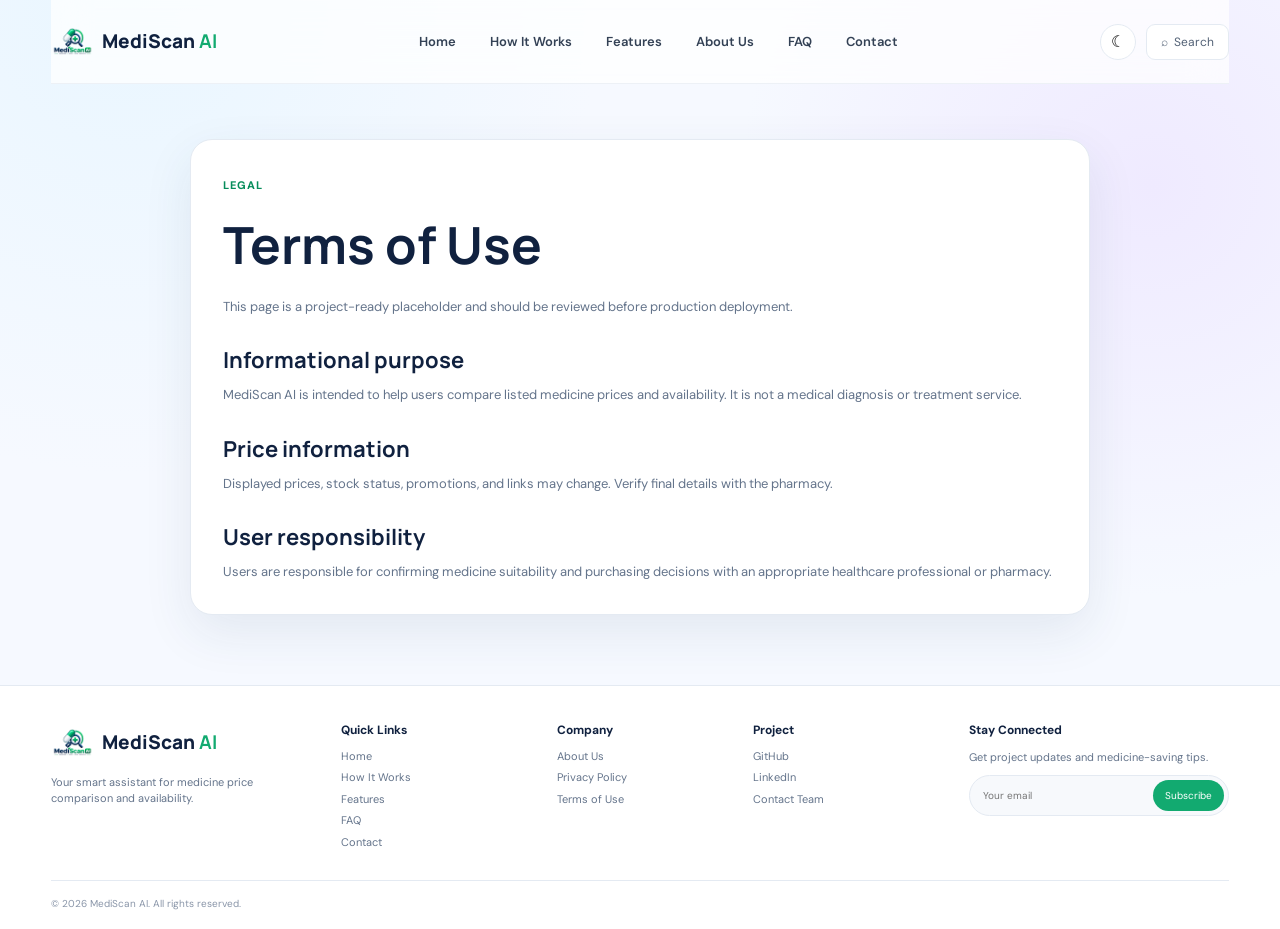
<file: frontend/terms.html>
<!DOCTYPE html>
<html lang="en">
<head>
    <meta charset="UTF-8">
    <meta name="viewport" content="width=device-width, initial-scale=1.0">
    <title>Terms of Use — MediScan AI</title>
    <link rel="stylesheet" href="style.css">
</head>
<body>
    <div class="site-shell">
        <header class="navbar container">
            <a class="brand" href="index.html">
                <img src="assets/mediscan-logo.png" alt="MediScan AI">
                <span>MediScan <b>AI</b></span>
            </a>

            <nav class="nav-links" aria-label="Primary navigation">
            <a class="" href="index.html">Home</a>
            <a class="" href="how-it-works.html">How It Works</a>
            <a class="" href="features.html">Features</a>
            <a class="" href="about.html">About Us</a>
            <a class="" href="faq.html">FAQ</a>
            <a class="" href="contact.html">Contact</a>
            </nav>

            <div class="nav-actions">
                <button class="icon-btn" id="theme-toggle" type="button" aria-label="Toggle dark mode">☾</button>
                <a class="nav-search" href="index.html#search" aria-label="Search medicine">⌕ <span>Search</span></a>
            </div>
        </header>

        <main>
            <section class="container legal-page">
                <div class="legal-card">
                    <span class="section-kicker">LEGAL</span>
                    <h1>Terms of Use</h1>
                    <p>This page is a project-ready placeholder and should be reviewed before production deployment.</p>
                    <h2>Informational purpose</h2>
                    <p>MediScan AI is intended to help users compare listed medicine prices and availability. It is not a medical diagnosis or treatment service.</p>
                    <h2>Price information</h2>
                    <p>Displayed prices, stock status, promotions, and links may change. Verify final details with the pharmacy.</p>
                    <h2>User responsibility</h2>
                    <p>Users are responsible for confirming medicine suitability and purchasing decisions with an appropriate healthcare professional or pharmacy.</p>
                </div>
            </section>
        </main>

        <footer class="footer">
            <div class="container footer-grid">
                <div>
                    <a class="brand" href="index.html">
                        <img src="assets/mediscan-logo.png" alt="MediScan AI">
                        <span>MediScan <b>AI</b></span>
                    </a>
                    <p>Your smart assistant for medicine price comparison and availability.</p>
                </div>

                <div>
                    <h4>Quick Links</h4>
                    <a href="index.html">Home</a>
                    <a href="how-it-works.html">How It Works</a>
                    <a href="features.html">Features</a>
                    <a href="faq.html">FAQ</a>
                    <a href="contact.html">Contact</a>
                </div>

                <div>
                    <h4>Company</h4>
                    <a href="about.html">About Us</a>
                    <a href="privacy.html">Privacy Policy</a>
                    <a href="terms.html">Terms of Use</a>
                </div>

                <div>
                    <h4>Project</h4>
                    <a href="contact.html">GitHub</a>
                    <a href="contact.html">LinkedIn</a>
                    <a href="contact.html">Contact Team</a>
                </div>

                <div>
                    <h4>Stay Connected</h4>
                    <p>Get project updates and medicine-saving tips.</p>
                    <form class="subscribe">
                        <input type="email" placeholder="Your email" aria-label="Your email">
                        <button type="submit">Subscribe</button>
                    </form>
                </div>
            </div>

            <div class="container copyright">
                © 2026 MediScan AI. All rights reserved.
            </div>
        </footer>
    </div>

    <script src="api.js"></script>
    <script src="script.js"></script>
</body>
</html>
</file>
<file: frontend/style.css>
/* ==========================================================================
MediScan UI styles
========================================================================== */

/* Fonts */

@import url('https://fonts.googleapis.com/css2?family=DM Sans:wght@400;500;600;700&family=Manrope:wght@600;700;800&display=swap');

/* ==========================================================================
   Design tokens and reset
   ========================================================================== */
:root {
    --bg:#f6f9ff;
    --surface:#fff;
    --surface2:#eef7f5;
    --text:#10213f;
    --muted:#64748b;
    --green:#12aa70;
    --green2:#078d5b;
    --blue:#3185ea;
    --orange:#f3a321;
    --purple:#7357e9;
    --border:#e4eaf2;
    --shadow:0 18px 50px rgba(37,61,95,.09);
    --radius:22px;
}

* {
    box-sizing:border-box;
    margin:0;
    padding:0;
}

html {
    scroll-behavior:smooth;
}

body {
    font-family:"DM Sans",Arial,sans-serif;
    background:radial-gradient(circle at 10% 0,#e9f6ff,transparent 32%),radial-gradient(circle at 90% 20%,#efeaff,transparent 30%),var(--bg);
    color:var(--text);
    line-height:1.5;
}

a {
    text-decoration:none;
    color:inherit;
}

button,input {
    font:inherit;
}

button {
    cursor:pointer;
}

.site-shell {
    min-height:100vh;
    overflow:hidden;
}

.container {
    width:min(92%,1320px);
    margin:auto;
}

/* ==========================================================================
Navigation
========================================================================== */

.navbar {
    height:84px;
    display:flex;
    align-items:center;
    gap:35px;
    border-bottom:1px solid #edf1f6;
    background:rgba(255,255,255,.72);
    -webkit-backdrop-filter:blur(18px);
    backdrop-filter:blur(18px);
}

.brand {
    display:flex;
    align-items:center;
    gap:8px;
    font-family:Manrope,sans-serif;
    font-size:19px;
    font-weight:800;
    white-space:nowrap;
}

.brand img {
    width:43px;
    height:43px;
    object-fit:contain;
}

.brand b {
    color:var(--green);
}

.nav-links {
    display:flex;
    justify-content:center;
    gap:34px;
    flex:1;
}

.nav-links a {
    font-size:13px;
    font-weight:600;
    color:#334155;
    position:relative;
}

.nav-links a:after {
    content:"";
    position:absolute;
    bottom:-9px;
    left:0;
    width:0;
    height:2px;
    background:var(--green);
    transition:.2s;
}

.nav-links a:hover:after,.nav-links a.active:after {
    width:100%;
}

.nav-actions {
    display:flex;
    align-items:center;
    gap:10px;
}

.icon-btn {
    width:36px;
    height:36px;
    border:1px solid var(--border);
    background:#fff;
    border-radius:50%;
}

.nav-search {
    display:flex;
    gap:6px;
    align-items:center;
    border:1px solid var(--border);
    background:#fff;
    padding:8px 14px;
    border-radius:9px;
    font-size:12px;
    color:#526175;
}

/* ==========================================================================
Hero and search
========================================================================== */

.hero {
    min-height:600px;
    display:grid;
    grid-template-columns:1fr 1fr;
    align-items:center;
    gap:35px;
    padding-top:25px;
}

.hero-content {
    padding:25px 0;
}

.eyebrow,.section-kicker {
    font-size:11px;
    font-weight:800;
    letter-spacing:1px;
    color:var(--green2);
    text-transform:uppercase;
}

.eyebrow {
    display:inline-block;
    background:#e7f8f1;
    border:1px solid #cbeedf;
    border-radius:999px;
    padding:8px 13px;
    letter-spacing:.2px;
    text-transform:none;
}

.hero h1 {
    font-family:Manrope,sans-serif;
    font-size:clamp(45px,5.2vw,70px);
    line-height:1.04;
    letter-spacing:-2.5px;
    margin:20px 0 20px;
    max-width:690px;
}

.hero h1 span,.inner-hero h1 span,.faq-hero h1 span,.contact-hero h1 span {
    color:var(--green);
}

.hero-content>p {
    font-size:17px;
    color:var(--muted);
    max-width:590px;
    margin-bottom:27px;
}

.hero-search {
    width:min(100%,650px);
    height:60px;
    border:1px solid #dbe5ee;
    background:#fff;
    box-shadow:0 12px 30px rgba(26,55,86,.09);
    border-radius:16px;
    display:flex;
    align-items:center;
    padding:5px 6px 5px 17px;
    gap:10px;
}

.hero-search>span {
    font-size:22px;
    color:#789;
}

.hero-search input {
    flex:1;
    border:0;
    outline:0;
    color:var(--text);
    background:transparent;
    font-size:14px;
}

.hero-search button,.primary-btn {
    border:0;
    background:linear-gradient(135deg,#11b778,#078e5c);
    color:#fff;
    border-radius:11px;
    padding:12px 20px;
    font-weight:700;
    box-shadow:0 8px 18px rgba(18,170,112,.2);
}

.hero-search button:hover,.primary-btn:hover {
    transform:translateY(-2px);
}

.popular-row {
    display:flex;
    align-items:center;
    flex-wrap:wrap;
    gap:8px;
    margin-top:14px;
    font-size:12px;
    color:var(--muted);
}

.search-chip {
    border:1px solid #d4e5ef;
    background:#fff;
    color:var(--green2);
    border-radius:999px;
    padding:6px 12px;
    font-size:11px;
    font-weight:700;
}

.search-chip:hover {
    border-color:#8edabd;
    transform:translateY(-1px);
}

.hero-visual {
    position:relative;
    min-height:500px;
    display:grid;
    place-items:center;
}

.medicine-orb {
    width:min(90%,540px);
    height:450px;
    border-radius:50%;
    background:radial-gradient(circle,#e1fbf1 0,#e5f2ff 48%,transparent 70%);
    display:grid;
    place-items:center;
}

.medicine-orb img {
    width:100%;
    max-height:440px;
    object-fit:contain;
    filter:drop-shadow(0 20px 25px rgba(20,60,80,.12));
    animation:float 5s ease-in-out infinite;
}

@keyframes float {
50% {
    transform:translateY(-8px);
}

}

.floating-price {
    position:absolute;
    background:#fff;
    border:1px solid #e4ebf2;
    border-radius:14px;
    padding:10px 14px;
    box-shadow:var(--shadow);
    display:grid;
    grid-template-columns:auto 1fr;
    column-gap:8px;
    z-index:2;
}

.floating-price span {
    grid-row:span 2;
    font-size:22px;
}

.floating-price small {
    font-size:9px;
    color:var(--muted);
}

.floating-price strong {
    font-size:18px;
    color:var(--green2);
}

.float-one {
    left:4%;
    top:22%;
}

.float-two {
    right:0;
    top:31%;
}

.floating-pill {
    position:absolute;
    background:#fff;
    border:1px solid #e8edf3;
    border-radius:14px;
    width:45px;
    height:45px;
    display:grid;
    place-items:center;
    box-shadow:var(--shadow);
    font-weight:800;
}

.pill-one {
    left:12%;
    bottom:22%;
}

.pill-two {
    right:11%;
    top:14%;
    color:var(--green);
}

.pill-three {
    right:8%;
    bottom:19%;
    color:var(--green);
    font-size:20px;
}

/* ==========================================================================
Comparison and feature sections
========================================================================== */

.section-heading {
    display:flex;
    align-items:end;
    justify-content:space-between;
    margin-bottom:16px;
}

.section-heading h2 {
    font-family:Manrope;
    font-size:28px;
    margin-top:5px;
}

.section-heading p {
    font-size:13px;
    color:var(--muted);
}

.text-link {
    font-size:12px;
    color:var(--green2);
    font-weight:700;
}

.comparison-preview {
    padding:20px 0 50px;
}

.pharmacy-preview {
    background:#fff;
    border:1px solid var(--border);
    border-radius:22px;
    box-shadow:var(--shadow);
    overflow:hidden;
}

.preview-title {
    display:flex;
    align-items:center;
    justify-content:space-between;
    padding:22px 25px;
    border-bottom:1px solid var(--border);
}

.preview-title h3 {
    font-size:20px;
}

.preview-title p {
    font-size:11px;
    color:var(--muted);
}

.live-dot {
    font-size:11px;
    color:var(--green2);
    font-weight:700;
}

.price-list {
    display:flex;
    flex-direction:column;
}

.price-row {
    display:grid;
    grid-template-columns:1.7fr .7fr .55fr .7fr;
    align-items:center;
    gap:20px;
    padding:15px 25px;
    border-bottom:1px solid #edf1f4;
    transition:.2s;
}

.price-row:hover {
    background:#f8fcfb;
}

.price-row.best {
    background:linear-gradient(90deg,#f1fcf7,#fff);
}

.store {
    display:flex;
    align-items:center;
    gap:11px;
}

.store strong {
    font-size:13px;
}

.store small {
    display:block;
    color:#7a879a;
    font-size:10px;
    margin-top:2px;
}

.store-logo {
    width:34px;
    height:34px;
    border-radius:9px;
    display:grid;
    place-items:center;
    color:#fff;
    font-weight:800;
    font-size:11px;
}

.netmeds {
    background:#16aa73;
}

.tata {
    background:#ef4e3d;
}

.pharm {
    background:#27aaa2;
}

.apollo {
    background:#177d8e;
}

.health {
    background:#607f91;
}

.save,.save-badge {
    font-size:10px;
    color:var(--green2);
    font-weight:700;
}

.row-price {
    font-size:17px;
}

.buy-btn {
    border:1px solid #d7e3eb;
    background:#fff;
    color:#34516b;
    border-radius:9px;
    padding:8px 12px;
    font-size:11px;
    font-weight:700;
    display:inline-flex;
    align-items:center;
    justify-content:center;
    gap:8px;
}

.buy-btn:hover {
    background:#effaf5;
    border-color:#9edec5;
    color:var(--green2);
}

.feature-strip {
    display:grid;
    grid-template-columns:repeat(4,1fr);
    gap:15px;
    padding:5px 0 50px;
}

.feature-strip article {
    background:#fff;
    border:1px solid var(--border);
    border-radius:18px;
    padding:20px;
    display:flex;
    gap:13px;
    box-shadow:0 10px 28px rgba(30,55,85,.06);
    transition:.2s;
}

.feature-strip article:hover {
    transform:translateY(-4px);
    box-shadow:var(--shadow);
}

.feature-strip h3 {
    font-size:14px;
}

.feature-strip p {
    font-size:11px;
    color:var(--muted);
    margin-top:4px;
}

.feature-symbol {
    width:42px;
    height:42px;
    flex:0 0 42px;
    border-radius:12px;
    display:grid;
    place-items:center;
    font-weight:900;
    font-size:21px;
}

.green {
    background:#e2f8ed;
    color:#0b9d66;
}

.blue {
    background:#e5f1ff;
    color:#2578db;
}

.orange {
    background:#fff1db;
    color:#db870b;
}

.purple {
    background:#eeeaff;
    color:#7252e5;
}

.trust-section {
    margin-bottom:60px;
    background:linear-gradient(115deg,#0ba96d,#237ee9 60%,#7452e7);
    color:#fff;
    border-radius:25px;
    padding:32px 38px;
    display:grid;
    grid-template-columns:1.2fr .8fr;
    gap:35px;
    align-items:center;
}

.trust-section .section-kicker {
    color:#caffea;
}

.trust-section h2 {
    font-family:Manrope;
    font-size:27px;
    margin:7px 0;
}

.trust-section p {
    font-size:13px;
    opacity:.9;
    max-width:680px;
}

.trust-points {
    display:grid;
    grid-template-columns:1fr 1fr;
    gap:11px;
}

.trust-points span {
    background:rgba(255,255,255,.12);
    border:1px solid rgba(255,255,255,.18);
    border-radius:10px;
    padding:10px;
    font-size:11px;
}

.footer {
    background:#fff;
    border-top:1px solid var(--border);
    padding:35px 0 18px;
}

.footer-grid {
    display:grid;
    grid-template-columns:1.4fr 1fr .9fr 1fr 1.4fr;
    gap:30px;
}

.footer-grid>div>p {
    color:var(--muted);
    font-size:11px;
    margin-top:10px;
    max-width:240px;
}

.footer-grid h4 {
    font-size:12px;
    margin-bottom:9px;
}

.footer-grid>div>a:not(.brand) {
    display:block;
    font-size:11px;
    color:var(--muted);
    margin:5px 0;
}

.subscribe {
    display:flex;
    border:1px solid var(--border);
    background:#f7f9fc;
    border-radius:999px;
    padding:4px;
    margin-top:10px;
}

.subscribe input {
    border:0;
    outline:0;
    background:transparent;
    min-width:0;
    flex:1;
    padding-left:9px;
    font-size:10px;
}

.subscribe button {
    border:0;
    border-radius:999px;
    background:var(--green);
    color:#fff;
    font-size:10px;
    padding:8px 12px;
}

.copyright {
    font-size:10px;
    color:#8995a8;
    border-top:1px solid var(--border);
    margin-top:25px;
    padding-top:15px;
}

/* ==========================================================================
Results page
========================================================================== */

.results-page {
    padding:38px 0 55px;
}

.results-toolbar {
    display:flex;
    align-items:end;
    justify-content:space-between;
    gap:30px;
    margin-bottom:22px;
}

.breadcrumb {
    font-size:11px;
    color:var(--muted);
    margin-bottom:7px;
}

.breadcrumb a {
    color:var(--green2);
}

.results-toolbar h1 {
    font-family:Manrope;
    font-size:32px;
    letter-spacing:-1px;
}

.result-subtitle {
    font-size:13px;
    color:var(--muted);
}

.small-search {
    display:flex;
    height:42px;
    border:1px solid var(--border);
    border-radius:10px;
    background:#fff;
    overflow:hidden;
    width:350px;
}

.small-search span {
    padding:10px;
    color:#789;
}

.small-search input {
    border:0;
    outline:0;
    flex:1;
    min-width:0;
}

.small-search button {
    border:0;
    background:var(--green);
    color:#fff;
    padding:0 16px;
    font-size:11px;
    font-weight:700;
}

.filter-bar {
    display:flex;
    align-items:center;
    gap:8px;
    margin-bottom:15px;
}

.filter-btn {
    border:1px solid var(--border);
    background:#fff;
    border-radius:9px;
    padding:8px 12px;
    font-size:11px;
    color:#56657a;
}

.filter-btn.active {
    background:#eaf8f2;
    color:var(--green2);
    border-color:#bfe9d7;
}

.result-count {
    margin-left:auto;
    font-size:11px;
    color:var(--muted);
}

.results-layout {
    display:grid;
    grid-template-columns:1.55fr .55fr;
    gap:18px;
}

.lowest-card {
    background:#fff;
    border:1px solid var(--border);
    border-radius:22px;
    box-shadow:var(--shadow);
    overflow:hidden;
}

.lowest-header {
    padding:23px 25px;
    border-bottom:1px solid var(--border);
    display:flex;
    justify-content:space-between;
    align-items:center;
}

.lowest-header h2 {
    font-family:Manrope;
    font-size:22px;
    margin:4px 0;
}

.lowest-header p {
    font-size:11px;
    color:var(--muted);
}

.verified {
    font-size:10px;
    color:var(--green2);
    background:#eaf9f2;
    border-radius:999px;
    padding:7px 10px;
    font-weight:700;
}

.pharmacy-row {
    display:grid;
    grid-template-columns:1.5fr .65fr .55fr .75fr;
    align-items:center;
    gap:16px;
    padding:16px 25px;
    border-bottom:1px solid #edf1f5;
    transition:.2s;
}

.pharmacy-row:hover {
    background:#f9fcfb;
}

.pharmacy-row.featured {
    background:linear-gradient(90deg,#effaf5,#fff);
}

.price-block small {
    display:block;
    font-size:9px;
    color:#8995a8;
}

.price-block strong {
    font-size:18px;
}

.save-badge {
    background:#e8f8ef;
    border-radius:999px;
    padding:5px 9px;
    width:max-content;
}

.save-badge.muted {
    background:#f2f4f7;
    color:#8995a8;
}

.disabled {
    color:#9aa5b4!important;
    background:#f3f5f7!important;
}

.results-side {
    display:flex;
    flex-direction:column;
    gap:16px;
}

.best-summary,.ai-card {
    background:#fff;
    border:1px solid var(--border);
    border-radius:22px;
    padding:24px;
    box-shadow:var(--shadow);
}

.best-summary {
    background:linear-gradient(145deg,#effbf5,#fff);
}

.trophy {
    font-size:30px;
    display:block;
    margin-bottom:8px;
}

.best-summary h2 {
    font-family:Manrope;
    font-size:42px;
    color:var(--green2);
    margin:4px 0;
}

.best-summary>strong {
    font-size:13px;
}

.summary-line {
    display:flex;
    justify-content:space-between;
    border-top:1px solid #dcebe5;
    padding:11px 0;
    margin-top:12px;
    font-size:11px;
    color:var(--muted);
}

.green-text {
    color:var(--green2);
}

.full {
    width:100%;
    margin-top:10px;
}

.ai-card {
    background:linear-gradient(145deg,#f6f2ff,#fff);
}

.ai-title {
    display:flex;
    align-items:center;
    gap:8px;
    margin-bottom:15px;
}

.ai-title span {
    width:32px;
    height:32px;
    border-radius:9px;
    background:#ece6ff;
    color:var(--purple);
    display:grid;
    place-items:center;
}

.ai-title h2 {
    font-size:18px;
}

.ai-card p {
    font-size:11px;
    color:#5f6980;
    padding:12px 0;
    border-top:1px solid #e9e3f8;
}

.analysis-btn {
    width:100%;
    border:0;
    background:var(--purple);
    color:#fff;
    padding:11px;
    border-radius:10px;
    font-size:11px;
    font-weight:700;
    margin-top:8px;
}

.price-tip {
    display:flex;
    align-items:center;
    gap:8px;
    margin-top:15px;
    padding:12px 15px;
    background:#effbf5;
    border:1px solid #c7ebd9;
    border-radius:12px;
    font-size:11px;
    color:#536c5e;
}

/* ==========================================================================
Inner pages
========================================================================== */

.inner-page {
    padding:55px 0;
}

.inner-hero {
    display:grid;
    grid-template-columns:1fr .75fr;
    align-items:center;
    gap:50px;
    margin-bottom:60px;
}

.inner-hero h1,.contact-hero h1,.faq-hero h1 {
    font-family:Manrope;
    font-size:clamp(38px,4.5vw,58px);
    line-height:1.05;
    margin:10px 0 17px;
    letter-spacing:-1.8px;
}

.inner-hero p,.contact-hero p {
    font-size:15px;
    color:var(--muted);
    max-width:650px;
}

.inner-hero img {
    width:100%;
    max-width:500px;
    justify-self:center;
}

.how-section {
    padding:15px 0 45px;
}

.how-section h2 {
    font-family:Manrope;
    font-size:30px;
    margin:6px 0 22px;
}

.steps-grid {
    display:grid;
    grid-template-columns:repeat(4,1fr);
    gap:16px;
}

.steps-grid article {
    background:#fff;
    border:1px solid var(--border);
    border-radius:18px;
    padding:23px;
    box-shadow:var(--shadow);
}

.steps-grid b {
    color:var(--green);
    font-size:12px;
}

.steps-grid h3 {
    margin:13px 0 5px;
}

.steps-grid p {
    font-size:11px;
    color:var(--muted);
}

.about-banner {
    background:linear-gradient(110deg,#e9f9f3,#edf4ff);
    border:1px solid #dcece9;
    border-radius:22px;
    padding:30px;
    margin-bottom:40px;
}

.about-banner h2 {
    font-family:Manrope;
    font-size:24px;
}

.about-banner p {
    font-size:12px;
    color:var(--muted);
    margin-top:6px;
}

.faq-hero {
    text-align:center;
    margin-bottom:35px;
}

.faq-hero p {
    color:var(--muted);
    font-size:14px;
}

.faq-grid {
    display:grid;
    grid-template-columns:1.2fr .8fr;
    gap:50px;
    align-items:start;
}

.faq-grid details {
    background:#fff;
    border:1px solid var(--border);
    border-radius:14px;
    padding:18px 20px;
    margin-bottom:12px;
    box-shadow:0 7px 20px rgba(30,55,85,.05);
}

.faq-grid summary {
    cursor:pointer;
    font-size:13px;
    font-weight:700;
    list-style:none;
}

.faq-grid summary:after {
    content:" ";
    float:right;
    color:var(--green);
    font-size:18px;
}

.faq-grid details[open] summary:after {
    content:"−";
}

.faq-grid p {
    font-size:12px;
    color:var(--muted);
    padding-top:12px;
    line-height:1.6;
}

.faq-grid img {
    width:100%;
    max-width:460px;
    justify-self:center;
}

.contact-hero {
    text-align:center;
    margin-bottom:35px;
}

.contact-hero p {
    margin:auto;
}

.contact-grid {
    display:grid;
    grid-template-columns:1fr 1fr;
    gap:16px;
    margin-bottom:50px;
}

.contact-card {
    background:#fff;
    border:1px solid var(--border);
    border-radius:18px;
    padding:22px;
    display:flex;
    align-items:center;
    gap:15px;
    box-shadow:var(--shadow);
    transition:.2s;
}

.contact-card:hover {
    transform:translateY(-4px);
}

.contact-card>span {
    width:45px;
    height:45px;
    border-radius:13px;
    background:#eaf8f2;
    color:var(--green2);
    display:grid;
    place-items:center;
    font-size:22px;
}

.contact-card small {
    display:block;
    color:var(--muted);
    font-size:10px;
}

.contact-card strong {
    display:block;
    margin-top:3px;
    font-size:13px;
}

/* ==========================================================================
Dark mode
========================================================================== */

body.dark {
    --bg:#08111d;
    --surface:#111c2b;
    --text:#edf5ff;
    --muted:#aab8cb;
    --border:#27364a;
    background:#08111d;
}

.dark .navbar,.dark .footer,.dark .pharmacy-preview,.dark .feature-strip article,.dark .lowest-card,.dark .best-summary,.dark .ai-card,.dark .faq-grid details,.dark .contact-card,.dark .steps-grid article {
    background:#111c2b;
    border-color:#27364a;
}

.dark .nav-links a,.dark .nav-search,.dark .icon-btn {
    color:#e9f1fb;
}

.dark .nav-search,.dark .icon-btn,.dark .small-search,.dark .filter-btn,.dark .hero-search,.dark .price-row,.dark .pharmacy-row {
    background:#162337;
    border-color:#2a3a50;
}

.dark .hero-search input,.dark .small-search input {
    color:#fff;
}

.dark .preview-title,.dark .lowest-header {
    border-color:#27364a;
}

.dark .price-row:hover,.dark .pharmacy-row:hover {
    background:#162536;
}

.dark .footer-grid>div>a:not(.brand) {
    color:#aab8cb;
}

/* ==========================================================================
Responsive layout
========================================================================== */

@media(max-width:1000px) {
.nav-links {
    gap:18px;
}

.hero,.inner-hero {
    grid-template-columns:1fr;
    text-align:center;
}

.hero-content>p,.hero-search {
    margin-left:auto;
    margin-right:auto;
}

.popular-row {
    justify-content:center;
}

.hero-visual {
    min-height:420px;
}

.feature-strip,.steps-grid {
    grid-template-columns:1fr 1fr;
}

.trust-section {
    grid-template-columns:1fr;
}

.results-layout {
    grid-template-columns:1fr;
}

.results-side {
    display:grid;
    grid-template-columns:1fr 1fr;
}

.footer-grid {
    grid-template-columns:repeat(3,1fr);
}

}

@media(max-width:720px) {
.navbar {
    height:auto;
    min-height:75px;
    flex-wrap:wrap;
    padding:12px 0;
}

.nav-links {
    order:3;
    width:100%;
    justify-content:space-between;
}

.nav-links a {
    font-size:11px;
}

.nav-search span {
    display:none;
}

.hero h1 {
    font-size:43px;
}

.hero-visual {
    min-height:350px;
}

.medicine-orb {
    height:340px;
}

.floating-price {
    transform:scale(.82);
}

.price-row,.pharmacy-row {
    grid-template-columns:1fr .5fr .5fr;
}

.price-row .buy-btn,.pharmacy-row .buy-btn {
    grid-column:3;
}

.save {
    display:none;
}

.results-toolbar {
    align-items:stretch;
    flex-direction:column;
}

.small-search {
    width:100%;
}

.filter-bar {
    overflow:auto;
    white-space:nowrap;
}

.result-count {
    display:none;
}

.results-side {
    grid-template-columns:1fr;
}

.contact-grid,.faq-grid {
    grid-template-columns:1fr;
}

.footer-grid {
    grid-template-columns:1fr 1fr;
}

.trust-points {
    grid-template-columns:1fr;
}

}

@media(max-width:480px) {
.container {
    width:92%;
}

.nav-links {
    gap:9px;
}

.nav-links a:nth-child(2) {
    display:none;
}

.hero h1 {
    font-size:36px;
}

.hero-content>p {
    font-size:14px;
}

.hero-search {
    height:55px;
}

.hero-search button {
    padding:10px 12px;
}

.feature-strip,.steps-grid {
    grid-template-columns:1fr;
}

.price-row,.pharmacy-row {
    grid-template-columns:1fr 1fr;
}

.price-row .buy-btn,.pharmacy-row .buy-btn {
    grid-column:1/3;
}

.floating-price {
    display:none;
}

.trust-section {
    padding:25px;
}

.footer-grid {
    grid-template-columns:1fr;
}

.results-toolbar h1 {
    font-size:26px;
}

}


/* ==========================================================================
   MediScan additions: navigation, page helpers, dark-mode readability
   ========================================================================== */

.nav-links a {
    white-space: nowrap;
}

.legal-page {
    padding: 55px 0 70px;
}

.legal-card {
    max-width: 900px;
    margin: 0 auto;
    background: var(--surface);
    border: 1px solid var(--border);
    border-radius: var(--radius);
    padding: 32px;
    box-shadow: var(--shadow);
}

.legal-card h1,
.legal-card h2 {
    font-family: Manrope, sans-serif;
}

.legal-card h1 {
    font-size: clamp(36px, 4vw, 54px);
    margin: 10px 0 14px;
}

.legal-card h2 {
    font-size: 22px;
    margin: 28px 0 8px;
}

.legal-card p,
.legal-card li {
    color: var(--muted);
    font-size: 13px;
}

.legal-card ul {
    padding-left: 20px;
    margin-top: 8px;
}

.features-grid {
    display: grid;
    grid-template-columns: repeat(2, 1fr);
    gap: 16px;
    margin-top: 25px;
}

.feature-card {
    background: var(--surface);
    border: 1px solid var(--border);
    border-radius: 18px;
    padding: 24px;
    box-shadow: var(--shadow);
    transition: transform .2s ease, box-shadow .2s ease;
}

.feature-card:hover {
    transform: translateY(-4px);
    box-shadow: var(--shadow);
}

.feature-card h3 {
    margin: 12px 0 6px;
    font-size: 16px;
}

.feature-card p {
    color: var(--muted);
    font-size: 12px;
}

.feature-icon {
    width: 44px;
    height: 44px;
    border-radius: 12px;
    display: grid;
    place-items: center;
    font-weight: 900;
    font-size: 20px;
    background: #eaf8f2;
    color: var(--green2);
}

.dark .feature-card,
.dark .legal-card,
.dark .feature-strip article {
    background: var(--surface);
    border-color: var(--border);
}

.dark .navbar {
    border-bottom-color: var(--border);
}

.dark .nav-links a {
    color: #dce7f5;
}

.dark .hero-search input,
.dark .small-search input,
.dark .subscribe input {
    color: var(--text);
}

.dark .hero-search input::placeholder,
.dark .small-search input::placeholder,
.dark .subscribe input::placeholder {
    color: #7f90a5;
}

.dark .price-row,
.dark .pharmacy-row {
    color: var(--text);
}

.dark .price-row.best,
.dark .pharmacy-row.featured {
    background: #13263a;
}

.dark .store strong,
.dark .row-price,
.dark .price-block strong,
.dark .best-summary h2,
.dark .best-summary > strong,
.dark .ai-card strong {
    color: #f6fbff;
}

.dark .store small,
.dark .price-block small,
.dark .ai-card p,
.dark .result-subtitle,
.dark .breadcrumb,
.dark .faq-hero p,
.dark .contact-hero p,
.dark .inner-hero p {
    color: #aab8cb;
}

.dark .save,
.dark .save-badge,
.dark .green-text,
.dark .text-link,
.dark .section-kicker,
.dark .eyebrow {
    color: #55dca3;
}

.dark .save-badge {
    background: #173b2f;
}

.dark .save-badge.muted,
.dark .disabled {
    background: #1d2938 !important;
    color: #8795a7 !important;
}

.dark .buy-btn {
    background: #152337;
    border-color: #34465e;
    color: #d8e7f7;
}

.dark .buy-btn:hover {
    background: #1d3a31;
    color: #66e4ac;
    border-color: #3c8565;
}

.dark .best-summary {
    background: linear-gradient(145deg, #122c27, #111c2b);
}

.dark .ai-card {
    background: linear-gradient(145deg, #1d1831, #111c2b);
}

.dark .price-tip {
    background: #112820;
    border-color: #2b624b;
    color: #c1d6ce;
}

.dark .filter-btn.active {
    background: #16382d;
    border-color: #2d7155;
    color: #63dda7;
}

.dark .contact-card > span,
.dark .feature-icon {
    background: #15382d;
    color: #61dda6;
}

.dark .about-banner {
    background: linear-gradient(110deg, #143328, #152536);
    border-color: #285444;
}

.dark .about-banner p {
    color: #adc0d1;
}

.dark .subscribe {
    background: #152337;
    border-color: #33445c;
}

@media (max-width: 1000px) {
    .features-grid {
        grid-template-columns: 1fr 1fr;
    }
}

@media (max-width: 720px) {
    .features-grid {
        grid-template-columns: 1fr;
    }
}
</file>
